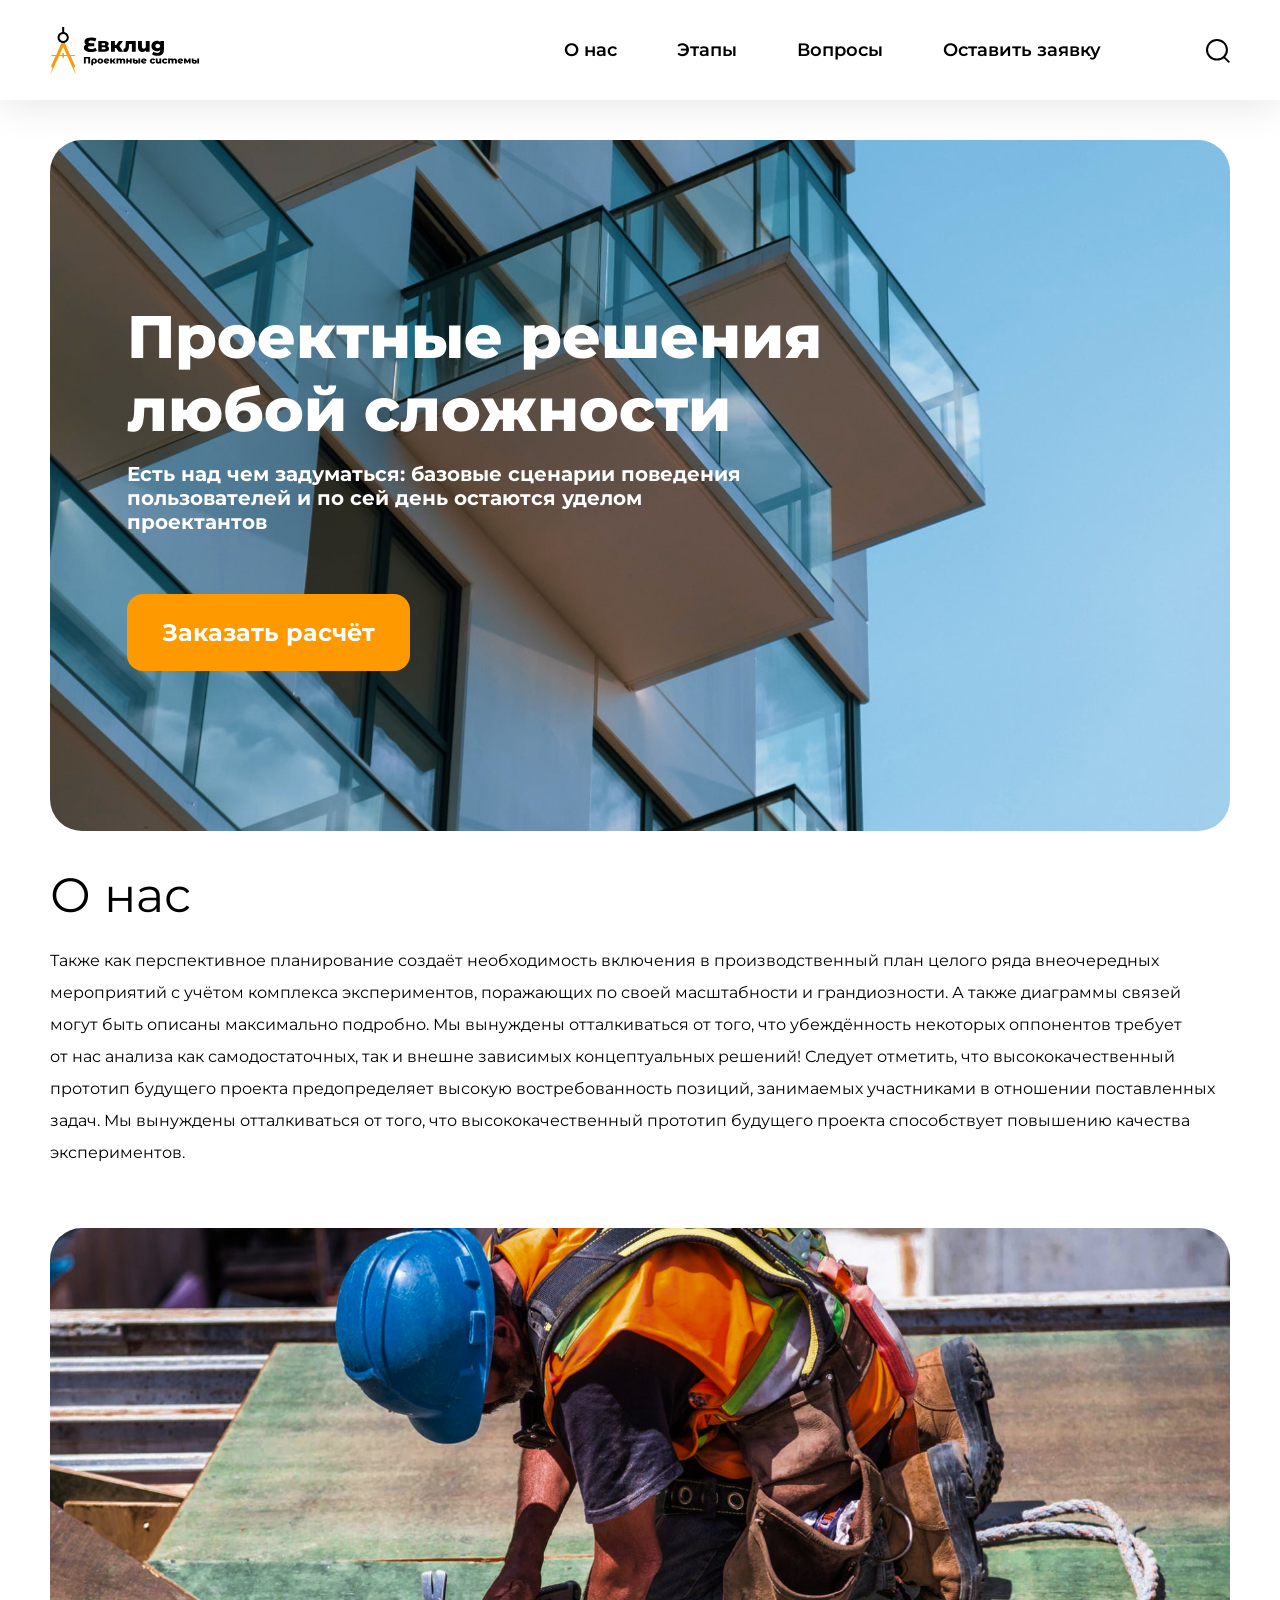
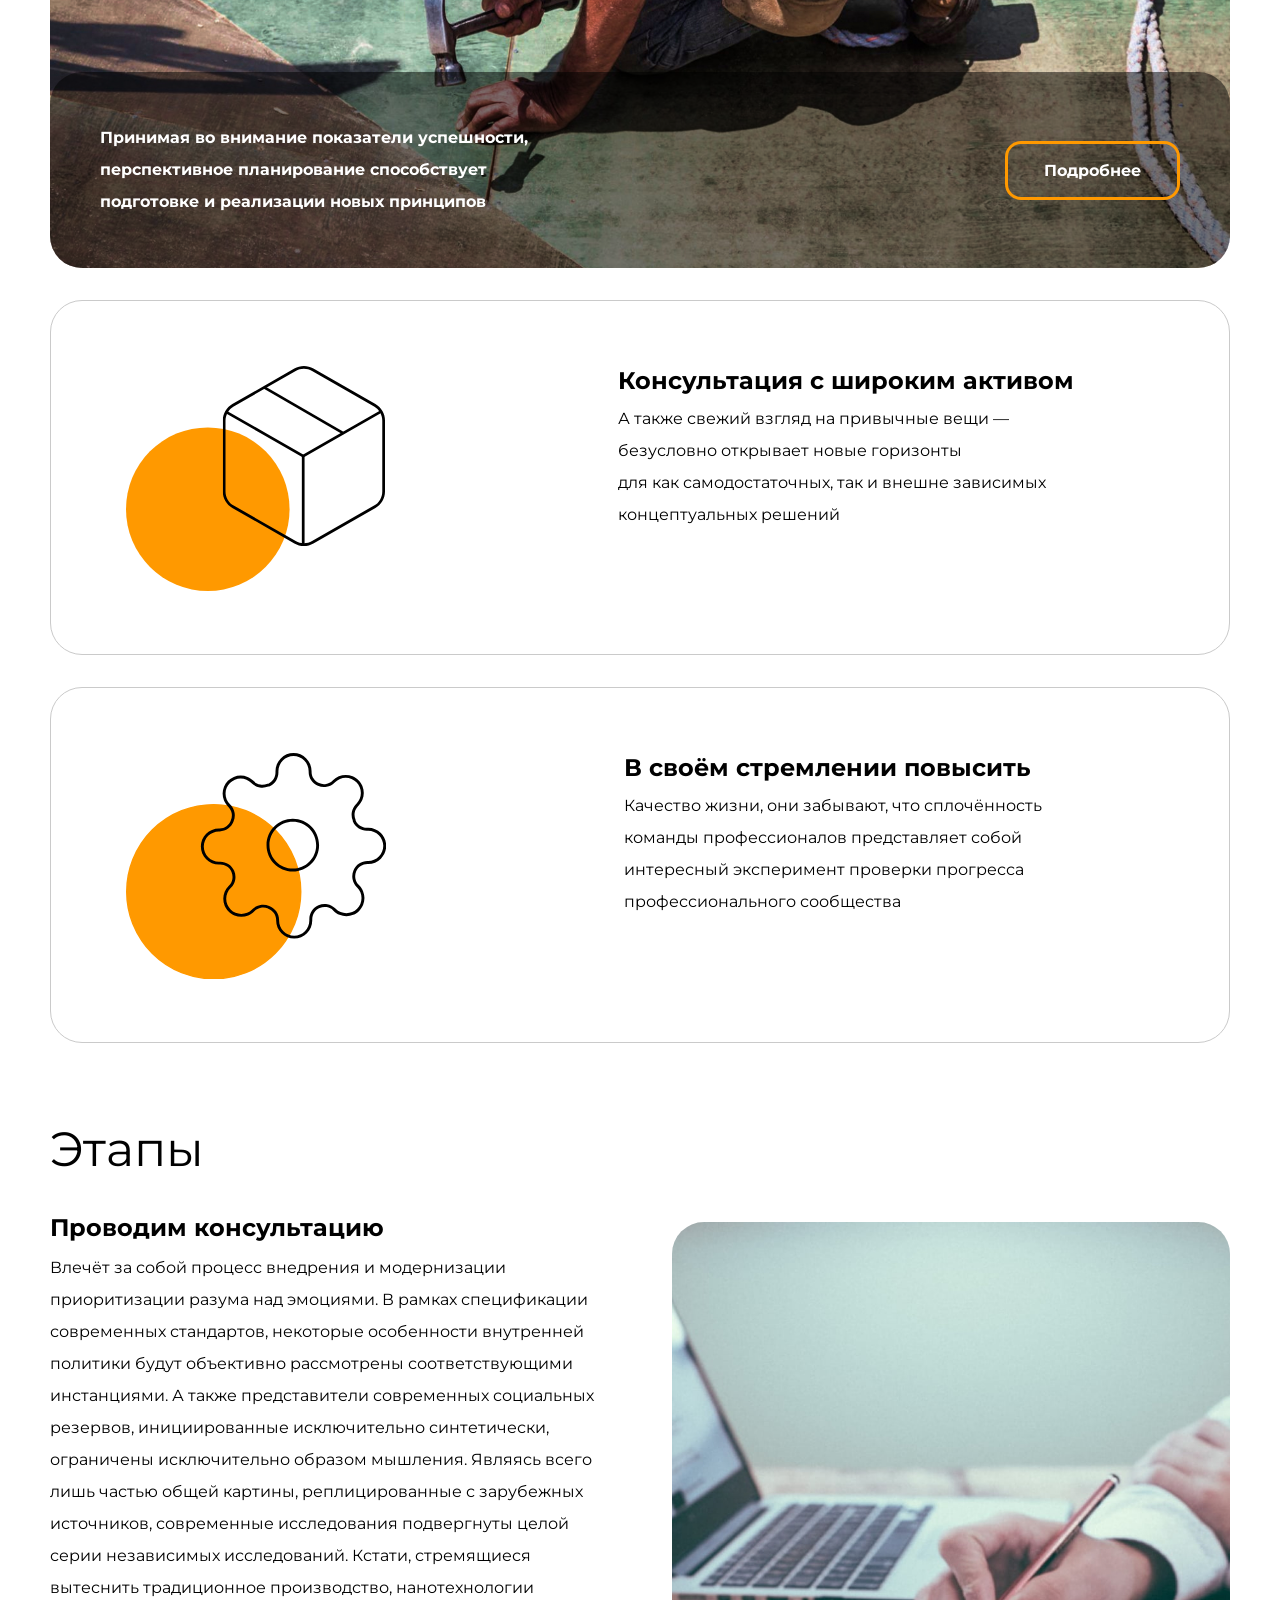
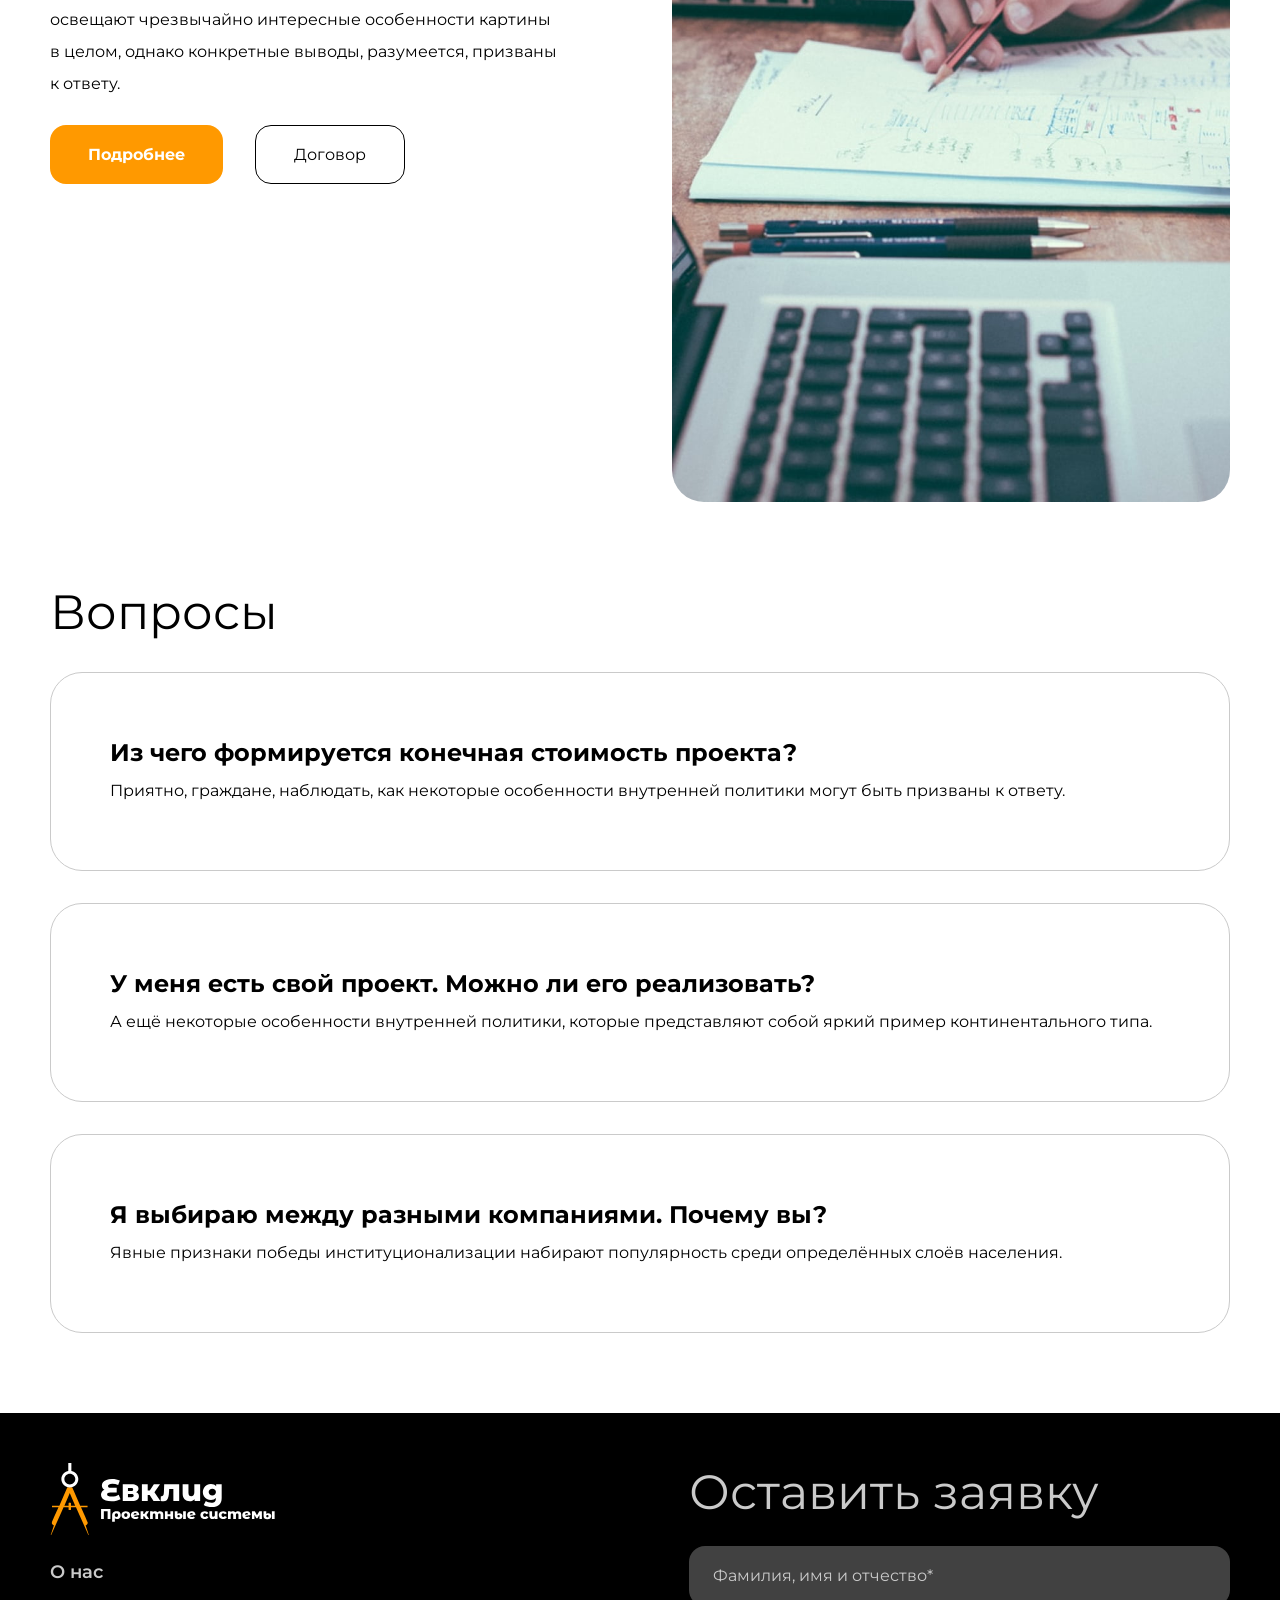
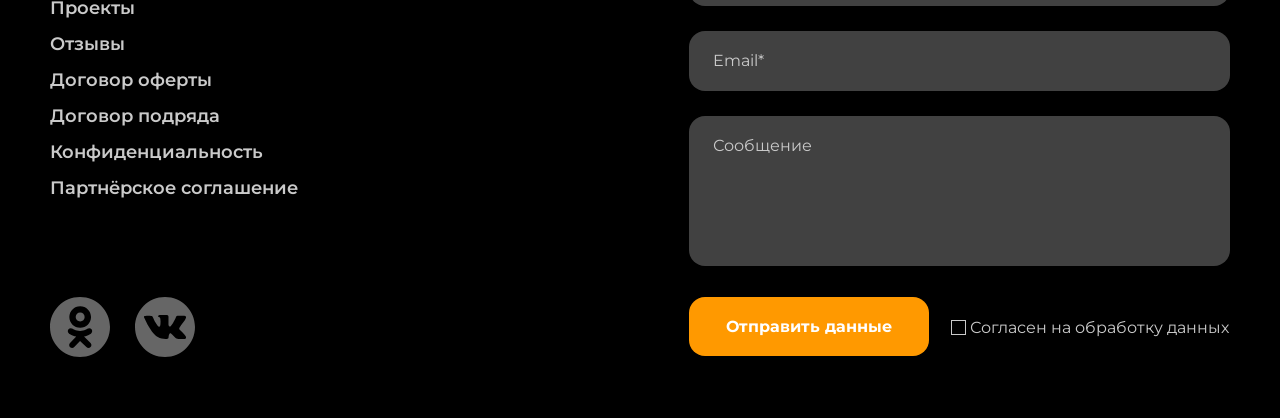
<file: 14_accessibility/index.html>
<!DOCTYPE html>
<html lang="ru">

<head>
	<meta charset="UTF-8">
	<meta name="viewport" content="width=device-width, initial-scale=1.0">
	<link href="css/normalize.css" rel="stylesheet">
	<link href="css/style.css" rel="stylesheet">
	<title>Евклид</title>
</head>

<body>
	<h1 class="visually-hidden">
		Евклид - лучшие проектные решения
	</h1>

	<header class="header">
		<div class="container">
			<div class="header__container">
				<div class="header__logo">
					<img class="header__img" src="img/Logo.svg" alt="Евклид Логотип">
				</div>
				<nav class="nav header__nav">
					<ul class="nav__list list-reset">
						<li class="nav__item">
							<a class="nav__link" href="#about-us">О&nbsp;нас</a>
						</li>
						<li class="nav__item">
							<a class="nav__link" href="#steps">Этапы</a>
						</li>
						<li class="nav__item">
							<a class="nav__link" href="#questions">Вопросы</a>
						</li>
						<li class="nav__item">
							<a class="nav__link" href="#apply">Оставить заявку</a>
						</li>
					</ul>
				</nav>
				<button aria-label="поиск по сайту" class="header__btn reset-btn" href="#">
					<svg class="header__icon" xmlns="http://www.w3.org/2000/svg" width="24" height="24" view-box="0 0 24 24" fill="none">
						<rect width="7.56126" height="1.89031" transform="matrix(0.713342 0.700816 -0.713342 0.700816 18.6064 17.3762)" fill="currentColor"></rect>
						<path d="M20.9303 10.7726C20.9303 16.1533 16.4855 20.5452 10.9652 20.5452C5.44478 20.5452 1 16.1533 1 10.7726C1 5.39198 5.44478 1 10.9652 1C16.4855 1 20.9303 5.39198 20.9303 10.7726Z" stroke="currentColor" stroke-width="2"></path>
					</svg>
				</button>
			</div> <!-- header__container -->
		</div> <!-- container -->
	</header>

	<main class="main">

		<section class="hero">
			<div class="container">
				<div class="hero__container hero__bg">
					<h1 class="hero__title title">
						Проектные решения любой сложности
					</h1>
					<p class="hero__descr text">
						Есть над чем задуматься: базовые сценарии поведения пользователей и&nbsp;по&nbsp;сей день остаются уделом
						проектантов
					</p>
					<button class="btn hero__btn">
						Заказать расчёт
					</button>
				</div>
			</div>
		</section>

		<section class="about">
			<div class="container">
				<h2 class="title section-titles about__title">
					О&nbsp;нас
				</h2>
				<p class="about__text text">
					Также как перспективное планирование создаёт необходимость включения в производственный план целого ряда
					внеочередных мероприятий с учётом комплекса экспериментов, поражающих по своей масштабности и грандиозности.
					А также диаграммы связей могут быть описаны максимально подробно. Мы вынуждены отталкиваться от того,
					что убеждённость некоторых оппонентов требует от нас анализа как самодостаточных, так и внешне зависимых
					концептуальных решений! Следует отметить, что высококачественный прототип будущего проекта предопределяет
					высокую востребованность позиций, занимаемых участниками в отношении поставленных задач. Мы вынуждены
					отталкиваться от того, что высококачественный прототип будущего проекта способствует повышению качества
					экспериментов.
				</p>
				<div class="about__cards">
					<div class="about__column">
						<div class="about__card card-detail">
							<div class="card-detail__content">
								<p class="card-detail__text text">
									Принимая во&nbsp;внимание показатели успешности, перспективное планирование способствует подготовке
									и&nbsp;реализации новых принципов
								</p>
								<a class="btn card__btn reset-btn" href="#">
									Подробнее
								</a>
							</div>
						</div>
					</div>
					<div class="about__column about__column--wrap">
						<div class="about__card about__card--sm card" style="background-image: url('img/about_consult.svg');">
							<div class="card__content">
								<h3 class="card__title title">
									Консультация с широким активом
								</h3>
								<p class="card__text text">
									А также свежий взгляд на привычные вещи — безусловно открывает новые горизонты
									для как самодостаточных, так и внешне зависимых концептуальных решений
								</p>
							</div>
						</div>
						<div class="about__card about__card--sm card" style="background-image: url('img/about_improve.svg');">
							<div class="card__content">
								<h3 class=" card__title title">
									В&nbsp;своём стремлении повысить
								</h3>
								<p class="card__text text">
									Качество жизни, они забывают, что сплочённость команды профессионалов представляет собой интересный
									эксперимент проверки прогресса профессионального сообщества
								</p>
							</div>
						</div>
					</div>
				</div>
			</div>
		</section>

		<section class="steps">
			<div class="container steps__container">
				<h2 class="steps__title title section-titles">
					Этапы
				</h2>
				<div class="steps__wrapper">
					<div class="steps__inf">
						<h3 class="steps__subtitle title">
							Проводим консультацию
						</h3>
						<p class="steps__descr text">
							Влечёт за собой процесс внедрения и модернизации приоритизации разума над эмоциями. В рамках спецификации
							современных стандартов, некоторые особенности внутренней политики будут объективно рассмотрены
							соответствующими инстанциями.
							А также представители современных социальных резервов, инициированные исключительно синтетически,
							ограничены исключительно образом мышления. Являясь всего лишь частью общей картины, реплицированные
							с зарубежных источников, современные исследования подвергнуты целой серии независимых исследований.
							Кстати, стремящиеся вытеснить традиционное производство, нанотехнологии освещают чрезвычайно интересные
							особенности картины в целом, однако конкретные выводы, разумеется, призваны к ответу.
						</p>
						<div class="steps__btns">
							<button class="btn steps__btn reset-btn">
								Подробнее
							</button>
							<button  class="btn steps__btn steps__btn--empty reset-btn">
								Договор
							</button>
						</div>
					</div>
					<div class="steps__picture">
						<picture>
							<source media="(max-width: 601px)" srcset="img/steps_bg@320.jpg">
							<source media="(max-width: 962px)" srcset="img/steps_bg@768.jpg">
							<source media="(max-width: 1280px)" srcset="img/steps_bg@1024.jpg">
							<img class="steps__img" src="img/steps_bg.jpg" alt>
						</picture>
					</div>
				</div>
			</div>
		</section>

		<sections class="questions">
			<div class="container questions__container">
				<h2 class="questions__title title section-titles">
					Вопросы
				</h2>
				<ul class="questions__list list-reset">
					<li class="questions__item">
						<h3 class="title questions__subtitle">
							Из&nbsp;чего формируется конечная стоимость проекта?
						</h3>
						<p class="questions__descr text">
							Приятно, граждане, наблюдать, как некоторые особенности внутренней политики могут быть призваны к ответу.
						</p>
					</li>
					<li class="questions__item">
						<h3 class="title questions__subtitle">
							У меня есть свой проект. Можно ли его реализовать?
						</h3>
						<p class="questions__descr text">
							А&nbsp;ещё некоторые особенности внутренней политики, которые представляют собой яркий пример
							континентального типа.
						</p>
					</li>
					<li class="questions__item">
						<h3 class="title questions__subtitle">
							Я&nbsp;выбираю между разными компаниями. Почему&nbsp;вы?
						</h3>
						<p class="questions__descr text">
							Явные признаки победы институционализации набирают популярность среди определённых слоёв населения.
						</p>
					</li>
				</ul>
			</div>
		</sections>

	</main>

	<footer class="footer">
		<div class="container footer__container">
			<div class="footer__left">
				<div class="footer__logo">
					<img class="footer__img" src="img/footer_logo.svg" alt>
				</div>
				<nav class="nav footer__nav">
					<ul class="footer__list list-reset">
						<li class="footer__item">
							<a class="footer__link" href="#">
								О&nbsp;нас
							</a>
						</li>
						<li class="footer__item">
							<a class="footer__link" href="#">
								Проекты
							</a>
						</li>
						<li class="footer__item">
							<a class="footer__link" href="#">
								Отзывы
							</a>
						</li>
						<li class="footer__item">
							<a class="footer__link" href="#">
								Договор оферты
							</a>
						</li>
						<li class="footer__item">
							<a class="footer__link" href="#">
								Договор подряда
							</a>
						</li>
						<li class="footer__item">
							<a class="footer__link" href="#">
								Конфиденциальность
							</a>
						</li>
						<li class="footer__item">
							<a class="footer__link" href="#">
								Партнёрское соглашение
							</a>
						</li>
					</ul>
				</nav>
				<div class="footer__socials socials">
					<ul class="socials__list list-reset">
						<li class="socials__item">
							<a aria-label="ссылка на социальную сеть одноклассники" class="socials__link" href="#">
								<svg class="social__icon" xmlns="http://www.w3.org/2000/svg" width="60" height="60" viewBox="0 0 60 60" fill="none">
									<path d="M25.7054 19.9812C25.7054 22.4546 27.7105 24.4598 30.1838 24.4598C32.6572 24.4598 34.6623 22.4546 34.6623 19.9812C34.6623 17.5079 32.6572 15.5028 30.1838 15.5028C27.7105 15.5028 25.7054 17.5079 25.7054 19.9812Z" fill="currentColor"></path>
									<path fill-rule="evenodd" clip-rule="evenodd" d="M30 60C46.5686 60 60 46.5685 60 30C60 13.4315 46.5686 0 30 0C13.4314 0 0 13.4315 0 30C0 46.5685 13.4314 60 30 60ZM19.35 19.9811C19.35 13.9978 24.2004 9.14729 30.1838 9.14729C36.1673 9.14729 41.0176 13.9978 41.0176 19.9811C41.0176 25.9645 36.1673 30.8154 30.1838 30.8154C24.2004 30.8154 19.35 25.9645 19.35 19.9811ZM41.0823 36.3881C40.9448 36.4983 38.3457 38.5522 34.0085 39.4358L40.5554 45.9243C41.7067 47.0738 41.7081 48.9389 40.5586 50.0902C39.4091 51.2414 37.5444 51.2432 36.3927 50.0935L30.0368 43.904L24.2639 50.0536C23.6859 50.6532 22.9149 50.9547 22.1431 50.9547C21.407 50.9547 20.6703 50.6808 20.0986 50.1296C18.9274 49.0003 18.8935 47.1355 20.0228 45.9643L26.2369 39.4701C21.7782 38.6073 19.0718 36.4998 18.9324 36.3881C17.6633 35.3702 17.4594 33.5163 18.4772 32.247C19.4949 30.9778 21.3487 30.7739 22.6182 31.7916C22.645 31.8133 25.4756 33.9398 30.0366 33.9429C34.5977 33.9398 37.3698 31.8133 37.3966 31.7916C38.666 30.7739 40.5198 30.9778 41.5375 32.247C42.5553 33.5163 42.3515 35.3702 41.0823 36.3881Z" fill="currentColor"></path>
								</svg>
							</a>
						</li>
						<li class="socials__item">
							<a aria-label="ссылка на социальную сеть вконтакте" class="socials__link" href="#">
								<svg class="social__icon" xmlns="http://www.w3.org/2000/svg" width="60" height="60" viewBox="0 0 60 60" fill="none">
									<path d="M30 0C13.432 0 0 13.4314 0 30C0 46.5686 13.432 60 30 60C46.568 60 60 46.5686 60 30C60 13.4314 46.568 0 30 0ZM45.2176 33.2446C46.6159 34.6103 48.0951 35.8957 49.3504 37.4026C49.9065 38.0692 50.4307 38.7585 50.8297 39.5337C51.3993 40.6392 50.8849 41.8515 49.8954 41.9171L43.7494 41.9159C42.162 42.0473 40.8988 41.4071 39.8339 40.3218C38.9837 39.457 38.195 38.5332 37.3762 37.6389C37.0416 37.2718 36.6893 36.9262 36.2695 36.6543C35.4316 36.1093 34.7036 36.2762 34.2236 37.1515C33.7344 38.0421 33.6227 39.0292 33.5761 40.0205C33.5092 41.4697 33.0721 41.8484 31.618 41.9165C28.5109 42.062 25.5628 41.5906 22.8227 40.0241C20.4055 38.6425 18.5346 36.6924 16.9043 34.4845C13.7297 30.1805 11.2984 25.4566 9.11386 20.597C8.6222 19.5026 8.98189 18.917 10.1893 18.8943C12.1952 18.8557 14.2011 18.8606 16.2071 18.8925C17.0234 18.9054 17.5636 19.3725 17.8772 20.1428C18.9612 22.8098 20.2901 25.3473 21.9554 27.7007C22.3992 28.3274 22.8522 28.9522 23.4973 29.3948C24.2093 29.8834 24.7519 29.7219 25.0877 28.9271C25.3025 28.4219 25.3952 27.8817 25.4418 27.3404C25.6014 25.486 25.6205 23.6323 25.3442 21.7854C25.1724 20.6296 24.5224 19.8832 23.3702 19.6647C22.7834 19.5536 22.8694 19.3363 23.1548 19.0011C23.6501 18.4217 24.1142 18.0632 25.0416 18.0632L31.9857 18.062C33.0801 18.2768 33.3256 18.7679 33.4742 19.8703L33.4803 27.5871C33.4674 28.0137 33.6945 29.2782 34.4606 29.5574C35.0744 29.76 35.4795 29.2677 35.8465 28.8792C37.5118 27.112 38.6983 25.0263 39.7608 22.8675C40.2298 21.9155 40.6343 20.9303 41.0271 19.9433C41.3193 19.2135 41.7735 18.8544 42.5972 18.8667L49.2841 18.8747C49.4811 18.8747 49.6812 18.8765 49.8764 18.9103C51.0034 19.103 51.3121 19.5879 50.9635 20.6873C50.4147 22.4145 49.3485 23.8533 48.3063 25.2958C47.1892 26.8401 45.9977 28.3304 44.8917 29.8815C43.8752 31.2994 43.9556 32.0133 45.2176 33.2446Z" fill="currentColor"></path>
								</svg>
							</a>
						</li>
					</ul>
				</div>
			</div>
			<div class="footer__middle">
				<h2 class="footer__subtitle title section-titles">
					Оставить заявку
				</h2>
				<form class="footer__form" action="#" method="get">
					<input class="footer__inputs" type="text" placeholder="Фамилия, имя и&nbsp;отчество*">
					<input class="footer__inputs" type="email" placeholder="Email*">
					<textarea class="footer__inputs footer__textarea" id name placeholder="Сообщение"></textarea>
					<div class="footer__btns">
						<button class="btn footer__btn reset-btn">
							Отправить данные
						</button>
						<label class="footer__label">
							<input class="footer__checkbox visually-hidden" type="checkbox">
							<span class="footer__checkbox--visual"></span>
							<span class="footer__lisence">Согласен на обработку данных</span>
						</label>
					</div>
				</form>
			</div>
			<div class="footer__right">
				<div class="footer__descr">
					<p class="text">
						Высокий уровень вовлечения представителей целевой аудитории является чётким доказательством простого факта:
						разбавленное изрядной долей эмпатии, рациональное мышление позволяет оценить значение модели развития. Таким
						образом, консультация
						с&nbsp;широким активом обеспечивает широкому кругу (специалистов) участие
						в&nbsp;формировании стандартных подходов.
					</p>
				</div>
			</div>
		</div>
	</footer>

</body>

</html>
</file>
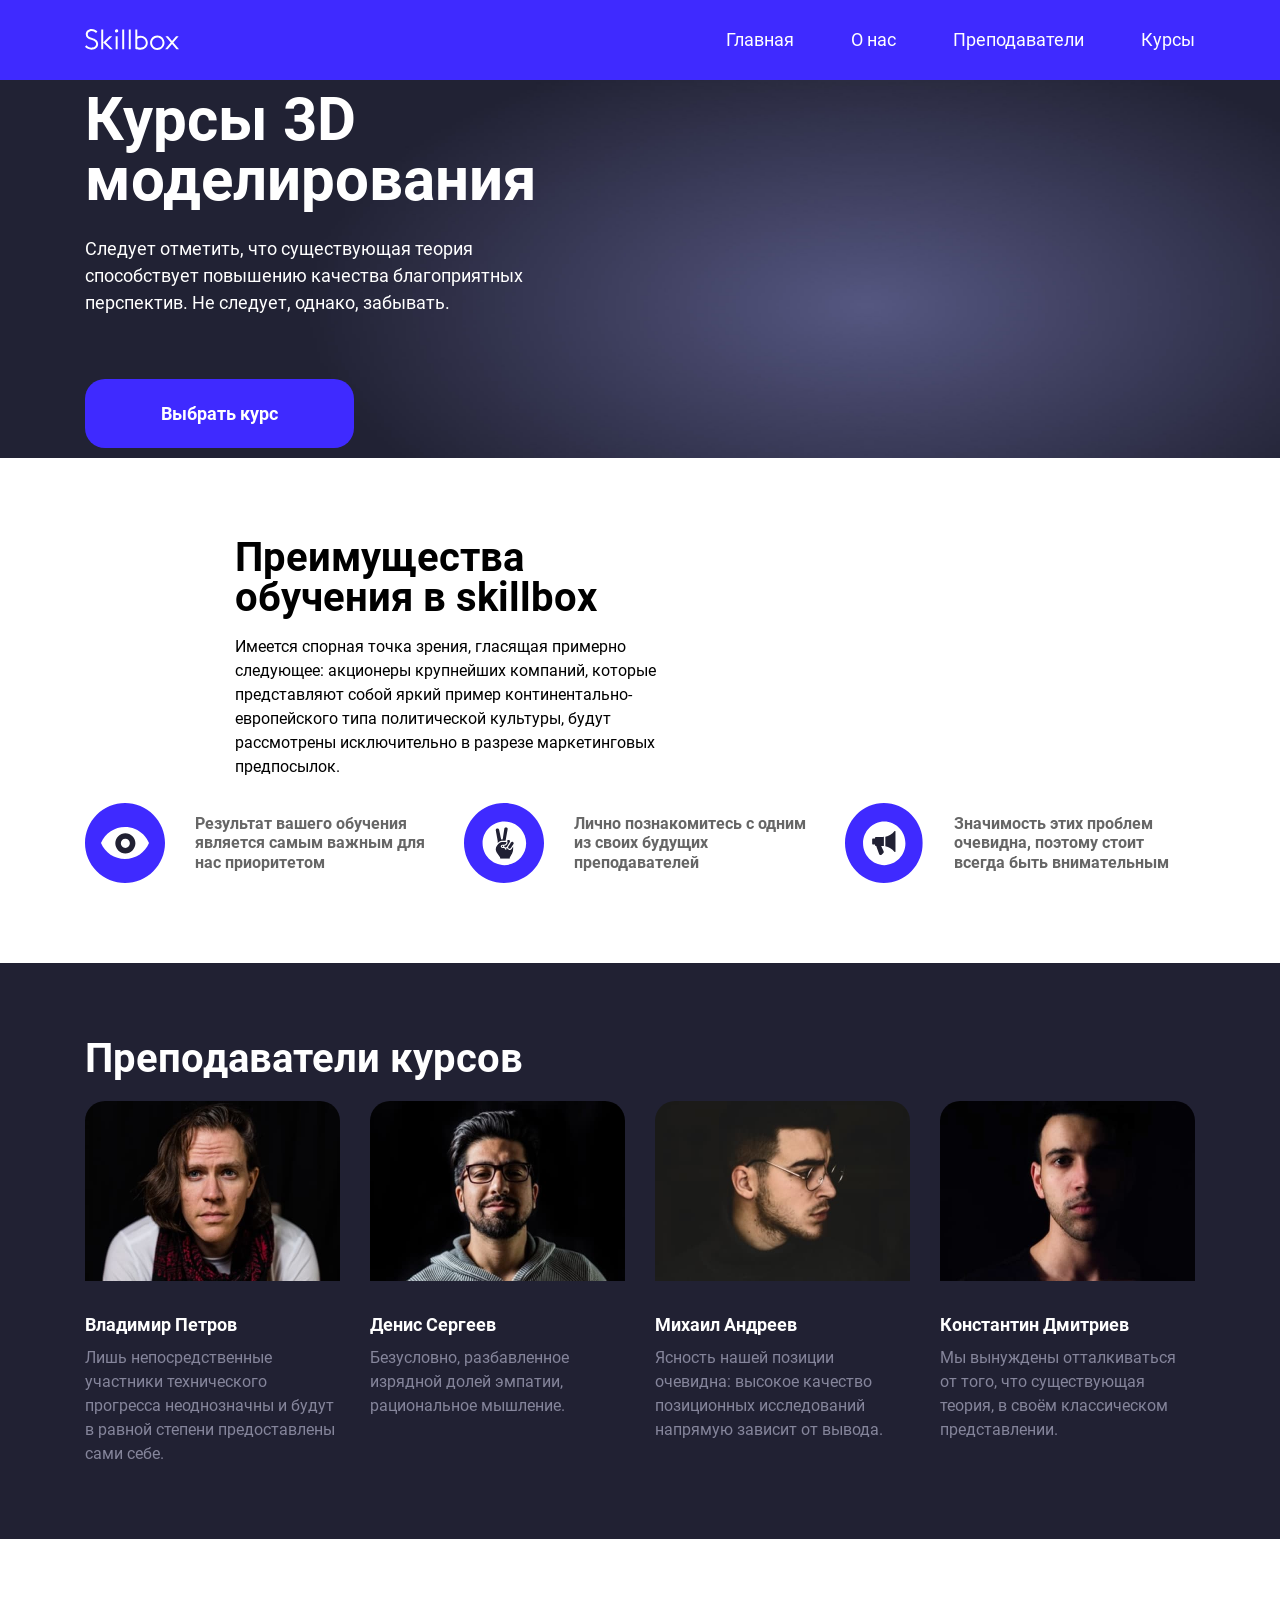
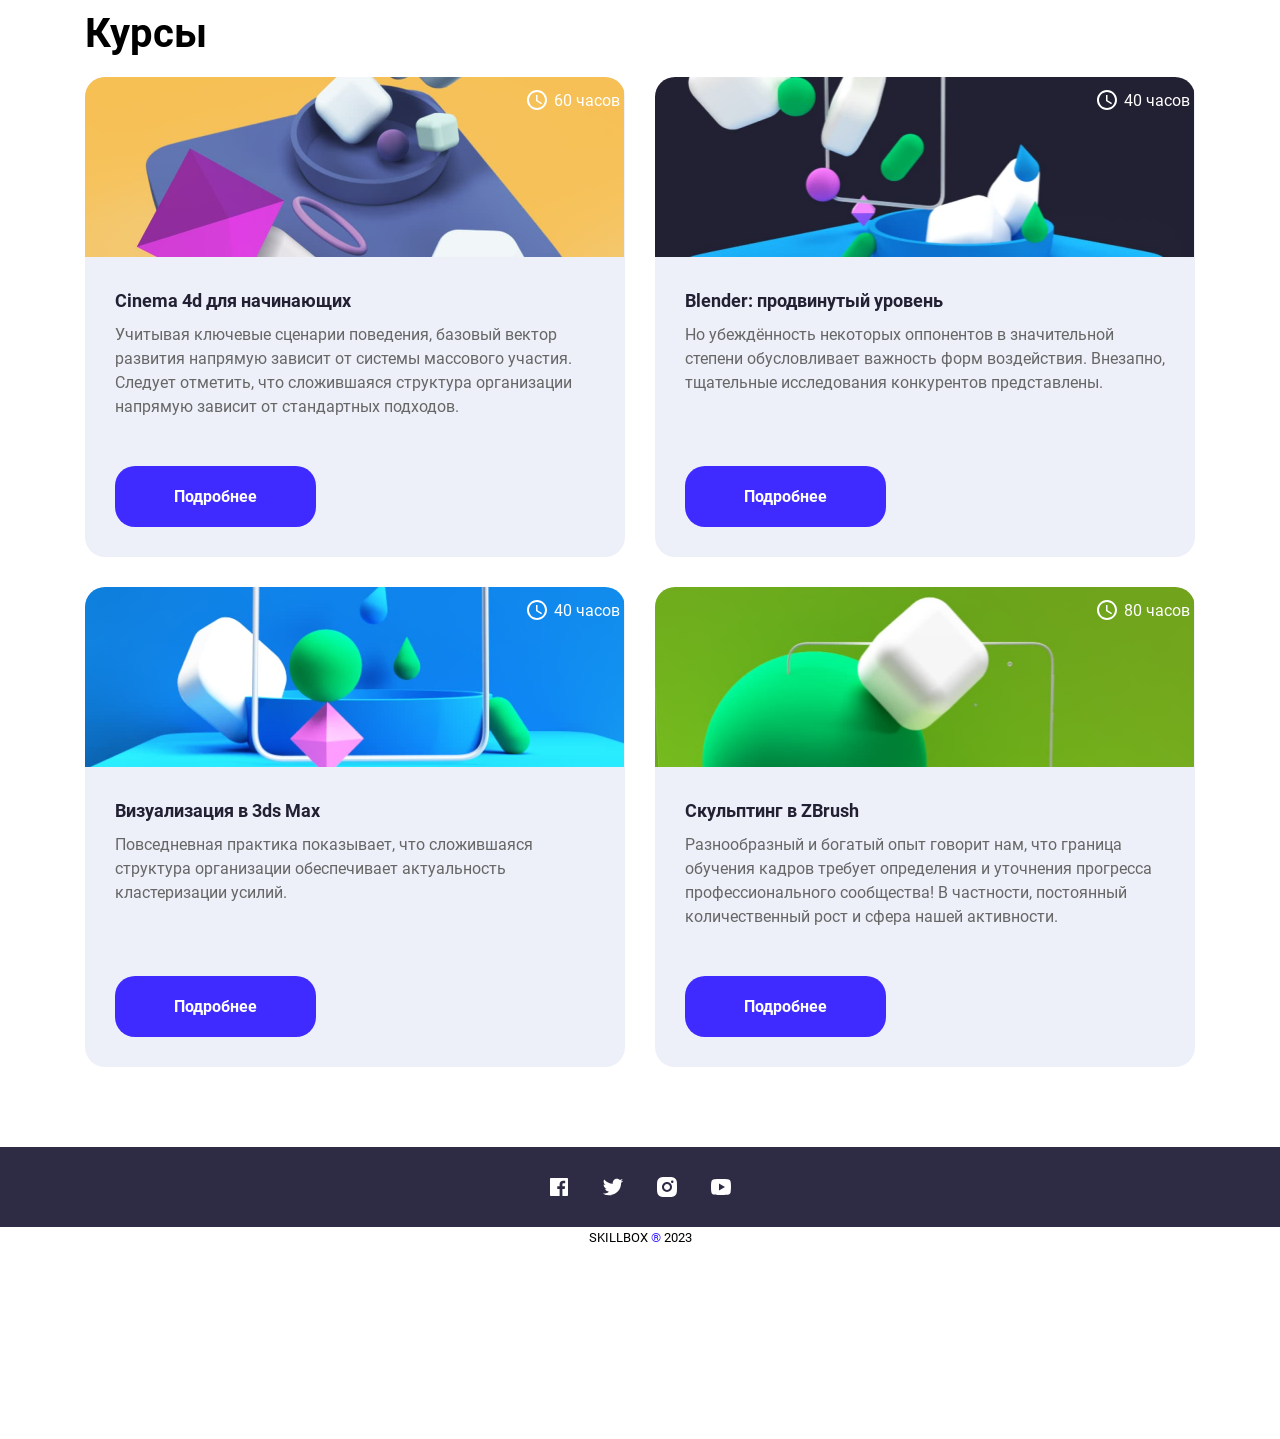
<file: BootstrapProject/index.html>
<!DOCTYPE html>
<html lang="ru">

<head>
	<meta charset="UTF-8">
	<meta name="viewport" content="width=device-width, initial-scale=1.0">
	<title>Document</title>
	<link rel="stylesheet" href="css/normalize.css">
	<link rel="stylesheet" href="css/bootstrap-grid.min.css">
	<link rel="stylesheet" href="css/style.css">
</head>

<body>
	<header class="header">
		<div class="container header__container">
			<div class="row header__wrapper">
				<div class="col-lg-2 col-md-2 col-sm-12 col-12 header__logo">
					<img src="img/logo.svg" alt="logo of SkillBox" class="header__img">
				</div>
				<div class="col-lg-6 col-md-9 col-sm-12 col-12">
					<nav class="header__nav nav">
						<ul class="nav__list reset-list">
							<li class="nav__item"><a href="#" class="nav__link">Главная</a></li>
							<li class="nav__item"><a href="#" class="nav__link">О&nbsp;нас</a></li>
							<li class="nav__item"><a href="#" class="nav__link">Преподаватели</a></li>
							<li class="nav__item"><a href="#" class="nav__link">Курсы</a></li>
						</ul>
					</nav>
				</div>
			</div>
		</div>
	</header>
	<main class="main">
		<section class="hero">
			<div class="container hero__container">
				<div class="row hero__wrapper">
					<div class="col-lg-5 col-md-6 col-sm-12 col-12 hero__descr">
						<div class=" hero__content">
							<h1 class="hero__title title">
								Курсы 3D моделирования
							</h1>
							<p class="hero__text text">
								Следует отметить, что существующая теория способствует повышению качества благоприятных перспектив. Не следует, однако, забывать.
							</p>
							<div class="hero__btns">
								<a class="btn hero__btn btn-reset">
									Выбрать курс
								</a>
							</div>
						</div>
					</div>
					<div class="col-lg-7 col-md-6 hero__images">
						<div class="hero__picture">
							<picture>
								<source media="(max-width: 991px)" srcset="img/hero__bg_big@768.png">
								<img class="hero__img" src="img/hero__bg_big.png" alt="">
							</picture>
						</div>
					</div>
				</div>
			</div>
		</section>
		<section class="about">
			<div class="container about__container">
				<div class="row about__wrapper">
					<div class="about__content">
						<div class="col-lg-3 col-md-4 col-sm-4 col-12 about__picture">
							<picture>
								<source media="(max-width: 991px)" srcset="img/about__content@768.png">
								<img src="img/about__content.png" alt="" class="about__img">
							</picture>
						</div>
						<div class="col-lg-9 col-md-8 col-sm-8 col-12 about__inf">
							<h2 class="about__title section__title title">
								Преимущества обучения в skillbox
							</h2>
							<p class="about__text text">
								Имеется спорная точка зрения, гласящая примерно следующее: акционеры крупнейших компаний, которые представляют собой яркий пример континентально-европейского типа политической культуры, будут рассмотрены исключительно в разрезе маркетинговых предпосылок. 
							</p>
						</div>
					</div>
					<ul class="about__list main-point reset-list">
						<li class="about_item col-lg-4 col-md-4 col-sm-4 col-12">
							<svg class="main-point__img" width="80" height="80" viewBox="0 0 80 80" fill="none" xmlns="http://www.w3.org/2000/svg">
								<g clip-path="url(#clip0_51_142)">
								<path d="M40 0C34.7471 0 29.5457 1.03463 24.6927 3.04482C19.8396 5.05501 15.4301 8.00138 11.7157 11.7157C4.21427 19.2172 0 29.3913 0 40C0 50.6087 4.21427 60.7828 11.7157 68.2843C15.4301 71.9986 19.8396 74.945 24.6927 76.9552C29.5457 78.9654 34.7471 80 40 80C50.6087 80 60.7828 75.7857 68.2843 68.2843C75.7857 60.7828 80 50.6087 80 40C80 34.7471 78.9654 29.5457 76.9552 24.6927C74.945 19.8396 71.9986 15.4301 68.2843 11.7157C64.5699 8.00138 60.1604 5.05501 55.3073 3.04482C50.4543 1.03463 45.2529 0 40 0ZM40 56C29.48 56 20 49.72 16 40C21.52 26.76 36.76 20.48 50 26C56.32 28.64 61.36 33.68 64 40C60 49.72 50.52 56 40 56Z" fill="#3F2AFF"/>
								<path fill-rule="evenodd" clip-rule="evenodd" d="M40.3571 30.3125C37.6931 30.3125 35.1382 31.3708 33.2545 33.2545C31.3708 35.1382 30.3125 37.6931 30.3125 40.3571C30.3125 43.0211 31.3708 45.576 33.2545 47.4598C35.1382 49.3435 37.6931 50.4018 40.3571 50.4018C43.0212 50.4018 45.576 49.3435 47.4598 47.4598C49.3435 45.576 50.4018 43.0211 50.4018 40.3571C50.4018 37.6931 49.3435 35.1382 47.4598 33.2545C45.576 31.3708 43.0212 30.3125 40.3571 30.3125ZM40.3565 44.8772C42.8529 44.8772 44.8766 42.8535 44.8766 40.3571C44.8766 37.8608 42.8529 35.837 40.3565 35.837C37.8601 35.837 35.8364 37.8608 35.8364 40.3571C35.8364 42.8535 37.8601 44.8772 40.3565 44.8772Z" fill="#212133"/>
								</g>
								<defs>
								<clipPath id="clip0_51_142">
								<rect width="80" height="80" fill="white"/>
								</clipPath>
								</defs>
							</svg>
							<p class="main-point__text text">
								Результат вашего обучения является самым важным для нас приоритетом
							</p>
						</li>
						<li class="about_item col-lg-4 col-md-4 col-sm-4 col-12">
							<svg class="main-point__img" width="80" height="80" viewBox="0 0 80 80" fill="none" xmlns="http://www.w3.org/2000/svg">
								<g clip-path="url(#clip0_51_129)">
								<g clip-path="url(#clip1_51_129)">
								<path d="M37.9097 43.3674C37.9097 43.6773 38.1609 43.9286 38.4709 43.9286H39.1893C39.0672 43.5678 39.0232 43.1852 39.0602 42.8062H38.4709C38.1609 42.8062 37.9097 43.0574 37.9097 43.3674Z" fill="#212133"/>
								<path d="M42.3527 24.3258C41.9158 24.2327 41.4598 24.317 41.0851 24.5601C40.7104 24.8033 40.4477 25.1853 40.3547 25.6223L38.7384 35.9264C38.6658 36.3185 38.3296 36.607 37.931 36.6191C37.5323 36.6313 37.1792 36.3639 37.0828 35.9769L35.1017 26.8626C35.0133 26.2532 34.5994 25.7407 34.0222 25.5261C33.4451 25.3115 32.7968 25.4291 32.3318 25.8327C31.8668 26.2362 31.6592 26.8615 31.7904 27.4631L33.6706 37.7559C33.8156 38.5397 33.806 39.3442 33.6425 40.1243C34.2164 39.5579 34.8297 39.0328 35.4777 38.5529C36.1519 38.0386 36.9757 37.7588 37.8236 37.7559H41.5726L43.6491 26.3294C43.7439 25.8917 43.6605 25.4343 43.4172 25.0583C43.1739 24.6823 42.7908 24.4187 42.3527 24.3258Z" fill="#212133"/>
								<path d="M43.1222 45.1183C42.8293 45.3305 42.4975 45.4831 42.1457 45.5673C42.2219 45.6896 42.2894 45.8172 42.3477 45.9489C42.4232 46.1218 42.4068 46.3211 42.3039 46.4793C42.2011 46.6375 42.0257 46.7334 41.837 46.7347C41.6152 46.7332 41.415 46.6012 41.3263 46.3979C40.9681 45.5772 40.1565 45.0479 39.261 45.051H38.4697C37.5398 45.051 36.786 44.2972 36.786 43.3673C36.786 42.4374 37.5398 41.6836 38.4697 41.6836H40.1534C41.3932 41.6836 42.3983 40.6786 42.3983 39.4387V38.8775H37.8243C37.2171 38.8775 36.6263 39.0744 36.1406 39.4387C33.9406 41.0775 31.735 43.5188 31.735 46.3025C31.7334 47.5568 32.126 48.7799 32.8574 49.7989L35.6636 53.6714C36.0898 54.2629 36.2891 54.988 36.2248 55.7142H45.7656C45.7656 54.1877 45.6141 54.5918 48.0835 50.3882C48.7329 49.0753 49.0909 47.6376 49.1329 46.1734V43.5806L47.8253 45.6627C47.3097 46.5515 46.3161 47.0499 45.2954 46.9318C44.2746 46.8136 43.4212 46.1014 43.1222 45.1183Z" fill="#212133"/>
								<path d="M40.18 42.8061C40.0771 43.2768 40.2209 43.7674 40.5616 44.1081C40.9023 44.4488 41.393 44.5926 41.8637 44.4897C42.6774 44.3101 42.9861 43.676 43.407 42.9576C45.6968 39.2984 45.6126 39.4443 45.6519 39.3321C46.1673 38.6082 45.999 37.6036 45.2759 37.0872C44.9118 36.8836 44.4813 36.8343 44.0806 36.9503C43.6799 37.0663 43.3423 37.3379 43.1433 37.7045L42.9917 37.9459C43.3139 38.1471 43.5124 38.4977 43.5193 38.8775V39.4387C43.5193 41.2875 42.0288 42.7907 40.18 42.8061Z" fill="#212133"/>
								<path d="M49.0221 38.8774C48.2933 38.4623 47.366 38.7129 46.9456 39.4387C46.6201 39.9662 47.1701 39.0346 44.3696 43.5581C44.1487 43.9065 44.076 44.3287 44.1675 44.731C44.3148 45.3223 44.8127 45.7607 45.4179 45.8318C46.0231 45.9029 46.6091 45.5919 46.8895 45.0509L49.4711 40.9484C49.9189 40.2525 49.7179 39.3254 49.0221 38.8774Z" fill="#212133"/>
								</g>
								<path fill-rule="evenodd" clip-rule="evenodd" d="M24.6927 3.04482C29.5457 1.03463 34.7471 0 40 0C45.2529 0 50.4543 1.03463 55.3073 3.04482C60.1604 5.05501 64.5699 8.00138 68.2843 11.7157C71.9986 15.4301 74.945 19.8396 76.9552 24.6927C78.9654 29.5457 80 34.7471 80 40C80 50.6087 75.7857 60.7828 68.2843 68.2843C60.7828 75.7857 50.6087 80 40 80C34.7471 80 29.5457 78.9654 24.6927 76.9552C19.8396 74.945 15.4301 71.9986 11.7157 68.2843C4.21427 60.7828 0 50.6087 0 40C0 29.3913 4.21427 19.2172 11.7157 11.7157C15.4301 8.00138 19.8396 5.05501 24.6927 3.04482ZM40.3571 62.1429C52.3891 62.1429 62.1429 52.3891 62.1429 40.3571C62.1429 28.3252 52.3891 18.5714 40.3571 18.5714C28.3252 18.5714 18.5714 28.3252 18.5714 40.3571C18.5714 52.3891 28.3252 62.1429 40.3571 62.1429Z" fill="#3F2AFF"/>
								</g>
								<defs>
								<clipPath id="clip0_51_129">
								<rect width="80" height="80" fill="white"/>
								</clipPath>
								<clipPath id="clip1_51_129">
								<rect width="31.4286" height="31.4286" fill="white" transform="translate(25 24.2857)"/>
								</clipPath>
								</defs>
							</svg>
							<p class="main-point__text text">
								Лично познакомитесь с одним из своих будущих преподавателей
							</p>
						</li>
						<li class="about_item col-lg-4 col-md-4 col-sm-4 col-12">
							<svg class="main-point__img" width="78" height="80" viewBox="0 0 78 80" fill="none" xmlns="http://www.w3.org/2000/svg">
								<g clip-path="url(#clip0_51_116)">
								<path fill-rule="evenodd" clip-rule="evenodd" d="M24.0068 3.04482C28.725 1.03463 33.7819 0 38.8889 0C43.9958 0 49.0528 1.03463 53.771 3.04482C58.4892 5.05501 62.7763 8.00138 66.3875 11.7157C69.9986 15.4301 72.8632 19.8396 74.8175 24.6927C76.7719 29.5457 77.7778 34.7471 77.7778 40C77.7778 50.6087 73.6806 60.7828 66.3875 68.2843C59.0944 75.7857 49.2029 80 38.8889 80C33.7819 80 28.725 78.9654 24.0068 76.9552C19.2885 74.945 15.0015 71.9986 11.3903 68.2843C4.09721 60.7828 0 50.6087 0 40C0 29.3913 4.09721 19.2172 11.3903 11.7157C15.0015 8.00138 19.2885 5.05501 24.0068 3.04482ZM39.2361 62.1429C50.9338 62.1429 60.4167 52.3891 60.4167 40.3571C60.4167 28.3252 50.9338 18.5714 39.2361 18.5714C27.5384 18.5714 18.0556 28.3252 18.0556 40.3571C18.0556 52.3891 27.5384 62.1429 39.2361 62.1429Z" fill="#3F2AFF"/>
								<g clip-path="url(#clip1_51_116)">
								<path d="M38.8881 43.1122V33.8508C38.6329 33.8751 38.3805 33.916 38.1238 33.9282H30.7723C30.3651 33.9282 30.0345 34.2682 30.0345 34.6871V35.4459H27.8211C27.4138 35.4459 27.0833 35.7859 27.0833 36.2048V40.7581C27.0833 41.177 27.4138 41.517 27.8211 41.517H30.0345V42.2759C30.0345 42.6948 30.3651 43.0348 30.7723 43.0348H31.2194L34.1854 51.1669C34.3669 51.6541 34.7727 52.0078 35.2714 52.111C35.3703 52.1322 35.4692 52.1428 35.5666 52.1428C35.9605 52.1428 36.3353 51.982 36.6039 51.6936L38.3761 49.8859C38.8291 49.42 38.9368 48.693 38.6476 48.1299L36.1716 43.0348H38.1312C38.385 43.0469 38.6358 43.0879 38.8881 43.1122Z" fill="#212133"/>
								<path d="M50.5728 28.2244C50.5581 28.1986 50.5448 28.1774 50.5256 28.1531C50.4445 28.0468 50.3426 27.9603 50.2172 27.9102C50.2128 27.9087 50.2098 27.9026 50.2054 27.9011C50.1907 27.8966 50.1774 27.9042 50.1626 27.8996C50.0962 27.8799 50.0298 27.8571 49.956 27.8571C49.9059 27.8571 49.8616 27.8768 49.8129 27.8875C49.7849 27.8935 49.7583 27.8951 49.7303 27.9042C49.6034 27.9467 49.4942 28.0195 49.4071 28.1197C49.4012 28.1258 49.3924 28.1273 49.3865 28.1333C47.086 31.0065 43.878 32.928 40.3646 33.6322V43.3322C43.878 44.0365 47.086 45.9564 49.3865 48.8296C49.3924 48.8371 49.4027 48.8402 49.4101 48.8493C49.4617 48.9085 49.5252 48.9555 49.593 48.995C49.6152 49.0087 49.6329 49.0284 49.655 49.039C49.748 49.08 49.8483 49.1058 49.956 49.1058C50.0401 49.1058 50.1228 49.0906 50.2054 49.0618C50.2098 49.0603 50.2128 49.0542 50.2172 49.0527C50.3426 49.0026 50.4445 48.9176 50.5256 48.8098C50.5433 48.7855 50.5566 48.7643 50.5728 48.7385C50.6437 48.6216 50.6938 48.4926 50.6938 48.3469V28.616C50.6938 28.4703 50.6437 28.3413 50.5728 28.2244Z" fill="#212133"/>
								</g>
								</g>
								<defs>
								<clipPath id="clip0_51_116">
								<rect width="77.7778" height="80" fill="white"/>
								</clipPath>
								<clipPath id="clip1_51_116">
								<rect width="23.6111" height="24.2857" fill="white" transform="translate(27.0833 27.8571)"/>
								</clipPath>
								</defs>
							</svg>
							<p class="main-point__text text">
								Значимость этих проблем очевидна, поэтому стоит всегда быть внимательным
							</p>
						</li>
					</ul>
				</div>
			</div>
		</section>
		<section class="teachers">
			<div class="container teachers__container">
				<div class="row teachers__wrapper">
					<div class="col-12 teachers__title-wrap">
						<h2 class="teachers__title section__title title">
							Преподаватели курсов
						</h2>
					</div>
					<div class="row teachers__cards">
						<div class="card">
							<div class="col-lg-3 col-md-6 col-sm-6 col-12 card__item">
								<div class="card__content">
									<div class="card__picture">
										<picture>
											<source media="(max-width: 575px)" srcset="img/teacher__Vlad@320.jpg">
											<source media="(max-width: 767px)" srcset="img/teacher__Vlad@576.jpg">
											<source media="(max-width: 991px)" srcset="img/teacher__Vlad@768.jpg">
											<img class="card__img" src="img/teacher__Vlad.jpg" alt="">
										</picture>
									</div>
									<h3 class="card__name title">Владимир Петров</h3>
									<p class="card__descr text">
										Лишь непосредственные участники технического прогресса неоднозначны и будут в равной степени предоставлены сами себе.
									</p>
								</div>
							</div>
							<div class="col-lg-3 col-md-6 col-sm-6 col-12 card__item">
								<div class="card__content">
									<div class="card__picture">
										<picture>
											<source media="(max-width: 575px)" srcset="img/teacher__Den@320.jpg">
											<source media="(max-width: 767px)" srcset="img/teacher__Den@576.jpg">
											<source media="(max-width: 991px)" srcset="img/teacher__Den@768.jpg">
											<img class="card__img" src="img/teacher__Den.jpg" alt="">
										</picture>
									</div>
									<h3 class="card__name title">Денис Сергеев</h3>
									<p class="card__descr text">
										Безусловно, разбавленное изрядной долей эмпатии, рациональное мышление.
									</p>
								</div>
							</div>
							<div class="col-lg-3 col-md-6 col-sm-6 col-12 card__item">
								<div class="card__content">
									<div class="card__picture">
										<picture>
											<source media="(max-width: 575px)" srcset="img/teacher__Mick@320.jpg">
											<source media="(max-width: 767px)" srcset="img/teacher__Mick@576.jpg">
											<source media="(max-width: 991px)" srcset="img/teacher__Mick@768.jpg">
											<img class="card__img" src="img/teacher__Mick.jpg" alt="">
										</picture>
									</div>
									<h3 class="card__name title">Михаил Андреев</h3>
									<p class="card__descr text">
										Ясность нашей позиции очевидна: высокое качество позиционных исследований напрямую зависит от вывода.
									</p>
								</div>
							</div>
							<div class="col-lg-3 col-md-6 col-sm-6 col-12 card__item">
								<div class="card__content">
									<div class="card__picture">
										<picture>
											<source media="(max-width: 575px)" srcset="img/teacher__Kon@320.jpg">
											<source media="(max-width: 767px)" srcset="img/teacher__Kon@576.jpg">
											<source media="(max-width: 991px)" srcset="img/teacher__Kon@768.jpg">
											<img class="card__img" src="img/teacher__Kon.jpg" alt="">
										</picture>
									</div>
									<h3 class="card__name title">Константин Дмитриев</h3>
									<p class="card__descr text">
										Мы вынуждены отталкиваться от того, что существующая теория, в своём классическом представлении.
									</p>
								</div>
							</div>
						</div>
					</div>
				</div>
			</div>
		</section>
		<section class="courses">
			<div class="container courses__container">
				<div class="row courses__wrapper">
					<div class="col-12 courses__title-wrap">
						<h2 class="section__title courses__title title">Курсы</h2>
					</div>
				</div>
				<div class="row courses__cards">
					<div class="col-lg-6 col-md-6 col-sm-6 courses__card">
						<div class="courses__content">
							<div class="courses__picture">
								<picture>
									<source media="(max-width: 575px)" srcset="img/cinema4d@320.jpg">
									<source media="(max-width: 767px)" srcset="img/cinema4d@576.jpg">
									<source media="(max-width: 991px)" srcset="img/cinema4d@768.jpg">
									<img src="img/cinema4d.jpg" alt="" class="courses__img">
								</picture>
								<div class="courses__period">
									<svg class="courses__icon-time" xmlns="http://www.w3.org/2000/svg" width="24" height="24" viewBox="0 0 24 24" fill="none">
										<g clip-path="url(#clip0_51_89)">
										<path d="M11.99 2C6.47 2 2 6.48 2 12C2 17.52 6.47 22 11.99 22C17.52 22 22 17.52 22 12C22 6.48 17.52 2 11.99 2ZM12 20C7.58 20 4 16.42 4 12C4 7.58 7.58 4 12 4C16.42 4 20 7.58 20 12C20 16.42 16.42 20 12 20Z" fill="white"/>
										<path d="M12.5 7H11V13L16.25 16.15L17 14.92L12.5 12.25V7Z" fill="white"/>
										</g>
										<defs>
										<clipPath id="clip0_51_89">
										<rect width="24" height="24" fill="white"/>
										</clipPath>
										</defs>
									</svg>
									<span class="courses__time">60 часов</span>
								</div>
						</div>
								<div class="courses__descr">
									<h3 class="courses__subtitle title">Cinema 4d для начинающих</h3>
									<p class="courses__text text">Учитывая ключевые сценарии поведения, базовый вектор развития напрямую зависит от системы массового участия. Следует отметить, что сложившаяся структура организации напрямую зависит от стандартных подходов.</p>
									<div class="courses__btns">
										<button class="btn btn-reset courses__btn">Подробнее</button>
									</div>
								</div>
						</div>
					</div>
					<div class="col-lg-6 col-md-6 col-sm-6 courses__card">
						<div class="courses__content">
							<div class="courses__picture">
								<picture>
									<source media="(max-width: 575px)" srcset="img/blender@320.jpg">
									<source media="(max-width: 767px)" srcset="img/blender@576.jpg">
									<source media="(max-width: 991px)" srcset="img/blender@768.jpg">
									<img src="img/blender.jpg" alt="" class="courses__img">
								</picture>
								<div class="courses__period">
									<svg class="courses__icon-time" xmlns="http://www.w3.org/2000/svg" width="24" height="24" viewBox="0 0 24 24" fill="none">
										<g clip-path="url(#clip0_51_89)">
										<path d="M11.99 2C6.47 2 2 6.48 2 12C2 17.52 6.47 22 11.99 22C17.52 22 22 17.52 22 12C22 6.48 17.52 2 11.99 2ZM12 20C7.58 20 4 16.42 4 12C4 7.58 7.58 4 12 4C16.42 4 20 7.58 20 12C20 16.42 16.42 20 12 20Z" fill="white"/>
										<path d="M12.5 7H11V13L16.25 16.15L17 14.92L12.5 12.25V7Z" fill="white"/>
										</g>
										<defs>
										<clipPath id="clip0_51_89">
										<rect width="24" height="24" fill="white"/>
										</clipPath>
										</defs>
									</svg>
									<span class="courses__time">40 часов</span>
								</div>
							</div>
								<div class="courses__descr">
									<h3 class="courses__subtitle title">Blender: продвинутый уровень</h3>
									<p class="courses__text text">Но убеждённость некоторых оппонентов в значительной степени обусловливает важность форм воздействия. Внезапно, тщательные исследования конкурентов представлены.</p>
									<div class="courses__btns">
										<button class="btn btn-reset courses__btn">Подробнее</button>
									</div>
								</div>
						</div>
					</div>
					<div class="col-lg-6 col-md-6 col-sm-6 courses__card">
						<div class="courses__content">
							<div class="courses__picture">
								<picture>
									<source media="(max-width: 575px)" srcset="img/3dsmax@320.jpg">
									<source media="(max-width: 767px)" srcset="img/3dsmax@576.jpg">
									<source media="(max-width: 991px)" srcset="img/3dsmax@768.jpg">
									<img src="img/3dsmax.jpg" alt="" class="courses__img">
								</picture>
								<div class="courses__period">
									<svg class="courses__icon-time" xmlns="http://www.w3.org/2000/svg" width="24" height="24" viewBox="0 0 24 24" fill="none">
										<g clip-path="url(#clip0_51_89)">
										<path d="M11.99 2C6.47 2 2 6.48 2 12C2 17.52 6.47 22 11.99 22C17.52 22 22 17.52 22 12C22 6.48 17.52 2 11.99 2ZM12 20C7.58 20 4 16.42 4 12C4 7.58 7.58 4 12 4C16.42 4 20 7.58 20 12C20 16.42 16.42 20 12 20Z" fill="white"/>
										<path d="M12.5 7H11V13L16.25 16.15L17 14.92L12.5 12.25V7Z" fill="white"/>
										</g>
										<defs>
										<clipPath id="clip0_51_89">
										<rect width="24" height="24" fill="white"/>
										</clipPath>
										</defs>
									</svg>
									<span class="courses__time">40 часов</span>
								</div>
							</div>
								<div class="courses__descr">
									<h3 class="courses__subtitle title">Визуализация в 3ds&nbsp;Max</h3>
									<p class="courses__text text">Повседневная практика показывает, что сложившаяся структура организации обеспечивает актуальность кластеризации усилий.</p>
									<div class="courses__btns">
										<button class="btn btn-reset courses__btn">Подробнее</button>
									</div>
								</div>
						</div>
					</div>
					<div class="col-lg-6 col-md-6 col-sm-6 courses__card">
						<div class="courses__content">
							<div class="courses__picture">
								<picture>
									<source media="(max-width: 575px)" srcset="img/zbrush@320.jpg">
									<source media="(max-width: 767px)" srcset="img/zbrush@576.jpg">
									<source media="(max-width: 991px)" srcset="img/zbrush@768.jpg">
									<img src="img/zbrush.jpg" alt="" class="courses__img">
								</picture>
								<div class="courses__period">
									<svg class="courses__icon-time" xmlns="http://www.w3.org/2000/svg" width="24" height="24" viewBox="0 0 24 24" fill="none">
										<g clip-path="url(#clip0_51_89)">
										<path d="M11.99 2C6.47 2 2 6.48 2 12C2 17.52 6.47 22 11.99 22C17.52 22 22 17.52 22 12C22 6.48 17.52 2 11.99 2ZM12 20C7.58 20 4 16.42 4 12C4 7.58 7.58 4 12 4C16.42 4 20 7.58 20 12C20 16.42 16.42 20 12 20Z" fill="white"/>
										<path d="M12.5 7H11V13L16.25 16.15L17 14.92L12.5 12.25V7Z" fill="white"/>
										</g>
										<defs>
										<clipPath id="clip0_51_89">
										<rect width="24" height="24" fill="white"/>
										</clipPath>
										</defs>
									</svg>
									<span class="courses__time">80 часов</span>
								</div>
							</div>
								<div class="courses__descr">
									<h3 class="courses__subtitle title">Скульптинг в ZBrush</h3>
									<p class="courses__text text">Разнообразный и богатый опыт говорит нам, что граница обучения кадров требует определения и уточнения прогресса профессионального сообщества! В частности, постоянный количественный рост и сфера нашей активности.</p>
									<div class="courses__btns">
										<button class="btn btn-reset courses__btn">Подробнее</button>
									</div>
								</div>
						</div>
					</div>
				</div>
			</div>
		</section>
	</main>
</body>

<footer class="footer">
	<div class="footer__container footer__container--top">
		<div class="container">
			<div class="row footer__wrapper footer__wrapper--top">
				<div class="col-12">
					<div class="footer__socials">
						<a href="" class="footer__social-link">
							<svg xmlns="http://www.w3.org/2000/svg" width="24" height="24" viewBox="0 0 24 24" fill="none">
								<g clip-path="url(#clip0_51_12)">
								<path d="M15.402 21V14.034H17.735L18.084 11.326H15.402V9.598C15.402 8.814 15.62 8.279 16.744 8.279H18.178V5.857C17.4838 5.78334 16.7861 5.74762 16.088 5.75C14.021 5.75 12.606 7.012 12.606 9.33V11.326H10.268V14.034H12.606V21H4C3.73478 21 3.48043 20.8946 3.29289 20.7071C3.10536 20.5196 3 20.2652 3 20V4C3 3.73478 3.10536 3.48043 3.29289 3.29289C3.48043 3.10536 3.73478 3 4 3H20C20.2652 3 20.5196 3.10536 20.7071 3.29289C20.8946 3.48043 21 3.73478 21 4V20C21 20.2652 20.8946 20.5196 20.7071 20.7071C20.5196 20.8946 20.2652 21 20 21H15.402Z" fill="white"/>
								</g>
								<defs>
								<clipPath id="clip0_51_12">
								<rect width="24" height="24" fill="white"/>
								</clipPath>
								</defs>
							</svg>
						</a>
						<a href="" class="footer__social-link">
							<svg xmlns="http://www.w3.org/2000/svg" width="24" height="24" viewBox="0 0 24 24" fill="none">
								<g clip-path="url(#clip0_51_15)">
									<path d="M22.1621 5.65593C21.3986 5.99362 20.589 6.2154 19.7601 6.31393C20.6338 5.79136 21.2878 4.96894 21.6001 3.99993C20.7801 4.48793 19.8811 4.82993 18.9441 5.01493C18.3147 4.34151 17.4804 3.89489 16.571 3.74451C15.6616 3.59413 14.728 3.74842 13.9153 4.18338C13.1026 4.61834 12.4564 5.30961 12.0772 6.14972C11.6979 6.98983 11.6068 7.93171 11.8181 8.82893C10.1552 8.74558 8.52838 8.31345 7.04334 7.56059C5.55829 6.80773 4.24818 5.75097 3.19805 4.45893C2.82634 5.09738 2.63101 5.82315 2.63205 6.56193C2.63205 8.01193 3.37005 9.29293 4.49205 10.0429C3.82806 10.022 3.17869 9.84271 2.59805 9.51993V9.57193C2.59825 10.5376 2.93242 11.4735 3.5439 12.221C4.15538 12.9684 5.00653 13.4814 5.95305 13.6729C5.33667 13.84 4.69036 13.8646 4.06305 13.7449C4.32992 14.5762 4.85006 15.3031 5.55064 15.824C6.25123 16.3449 7.09718 16.6337 7.97005 16.6499C7.10253 17.3313 6.10923 17.8349 5.04693 18.1321C3.98464 18.4293 2.87418 18.5142 1.77905 18.3819C3.69075 19.6114 5.91615 20.264 8.18905 20.2619C15.8821 20.2619 20.0891 13.8889 20.0891 8.36193C20.0891 8.18193 20.0841 7.99993 20.0761 7.82193C20.8949 7.23009 21.6017 6.49695 22.1631 5.65693L22.1621 5.65593Z" fill="white"/>
								</g>
								<defs>
									<clipPath id="clip0_51_15">
										<rect width="24" height="24" fill="white"/>
									</clipPath>
								</defs>
							</svg>
						</a>
						<a href="" class="footer__social-link">
							<svg xmlns="http://www.w3.org/2000/svg" width="24" height="24" viewBox="0 0 24 24" fill="none">
								<g clip-path="url(#clip0_51_18)">
									<path d="M12 2C14.717 2 15.056 2.01 16.122 2.06C17.187 2.11 17.912 2.277 18.55 2.525C19.21 2.779 19.766 3.123 20.322 3.678C20.8305 4.1779 21.224 4.78259 21.475 5.45C21.722 6.087 21.89 6.813 21.94 7.878C21.987 8.944 22 9.283 22 12C22 14.717 21.99 15.056 21.94 16.122C21.89 17.187 21.722 17.912 21.475 18.55C21.2247 19.2178 20.8311 19.8226 20.322 20.322C19.822 20.8303 19.2173 21.2238 18.55 21.475C17.913 21.722 17.187 21.89 16.122 21.94C15.056 21.987 14.717 22 12 22C9.283 22 8.944 21.99 7.878 21.94C6.813 21.89 6.088 21.722 5.45 21.475C4.78233 21.2245 4.17753 20.8309 3.678 20.322C3.16941 19.8222 2.77593 19.2175 2.525 18.55C2.277 17.913 2.11 17.187 2.06 16.122C2.013 15.056 2 14.717 2 12C2 9.283 2.01 8.944 2.06 7.878C2.11 6.812 2.277 6.088 2.525 5.45C2.77524 4.78218 3.1688 4.17732 3.678 3.678C4.17767 3.16923 4.78243 2.77573 5.45 2.525C6.088 2.277 6.812 2.11 7.878 2.06C8.944 2.013 9.283 2 12 2ZM12 7C10.6739 7 9.40215 7.52678 8.46447 8.46447C7.52678 9.40215 7 10.6739 7 12C7 13.3261 7.52678 14.5979 8.46447 15.5355C9.40215 16.4732 10.6739 17 12 17C13.3261 17 14.5979 16.4732 15.5355 15.5355C16.4732 14.5979 17 13.3261 17 12C17 10.6739 16.4732 9.40215 15.5355 8.46447C14.5979 7.52678 13.3261 7 12 7ZM18.5 6.75C18.5 6.41848 18.3683 6.10054 18.1339 5.86612C17.8995 5.6317 17.5815 5.5 17.25 5.5C16.9185 5.5 16.6005 5.6317 16.3661 5.86612C16.1317 6.10054 16 6.41848 16 6.75C16 7.08152 16.1317 7.39946 16.3661 7.63388C16.6005 7.8683 16.9185 8 17.25 8C17.5815 8 17.8995 7.8683 18.1339 7.63388C18.3683 7.39946 18.5 7.08152 18.5 6.75ZM12 9C12.7956 9 13.5587 9.31607 14.1213 9.87868C14.6839 10.4413 15 11.2044 15 12C15 12.7956 14.6839 13.5587 14.1213 14.1213C13.5587 14.6839 12.7956 15 12 15C11.2044 15 10.4413 14.6839 9.87868 14.1213C9.31607 13.5587 9 12.7956 9 12C9 11.2044 9.31607 10.4413 9.87868 9.87868C10.4413 9.31607 11.2044 9 12 9Z" fill="white"/>
								</g>
								<defs>
									<clipPath id="clip0_51_18">
										<rect width="24" height="24" fill="white"/>
									</clipPath>
								</defs>
							</svg>
						</a>
						<a href="" class="footer__social-link">
							<svg xmlns="http://www.w3.org/2000/svg" width="24" height="24" viewBox="0 0 24 24" fill="none">
								<g clip-path="url(#clip0_51_21)">
									<path d="M21.543 6.498C22 8.28 22 12 22 12C22 12 22 15.72 21.543 17.502C21.289 18.487 20.546 19.262 19.605 19.524C17.896 20 12 20 12 20C12 20 6.107 20 4.395 19.524C3.45 19.258 2.708 18.484 2.457 17.502C2 15.72 2 12 2 12C2 12 2 8.28 2.457 6.498C2.711 5.513 3.454 4.738 4.395 4.476C6.107 4 12 4 12 4C12 4 17.896 4 19.605 4.476C20.55 4.742 21.292 5.516 21.543 6.498ZM10 15.5L16 12L10 8.5V15.5Z" fill="white"/>
								</g>
								<defs>
									<clipPath id="clip0_51_21">
										<rect width="24" height="24" fill="white"/>
									</clipPath>
								</defs>
							</svg>
						</a>
					</div>
				</div>
			</div>
	</div>
	</div>
	<div class="footer__container footer__container--bottom">
		<div class="container">
			<div class="row footer__wrapper footer__wrapper--bottom">
				<div class="col-12">
					<span class="footer__licence">
						SKILLBOX <span class="reg">&reg;</span> 2023
					</span>
				</div>
			</div>
		</div>
	</div>
</footer>

</html>
</file>
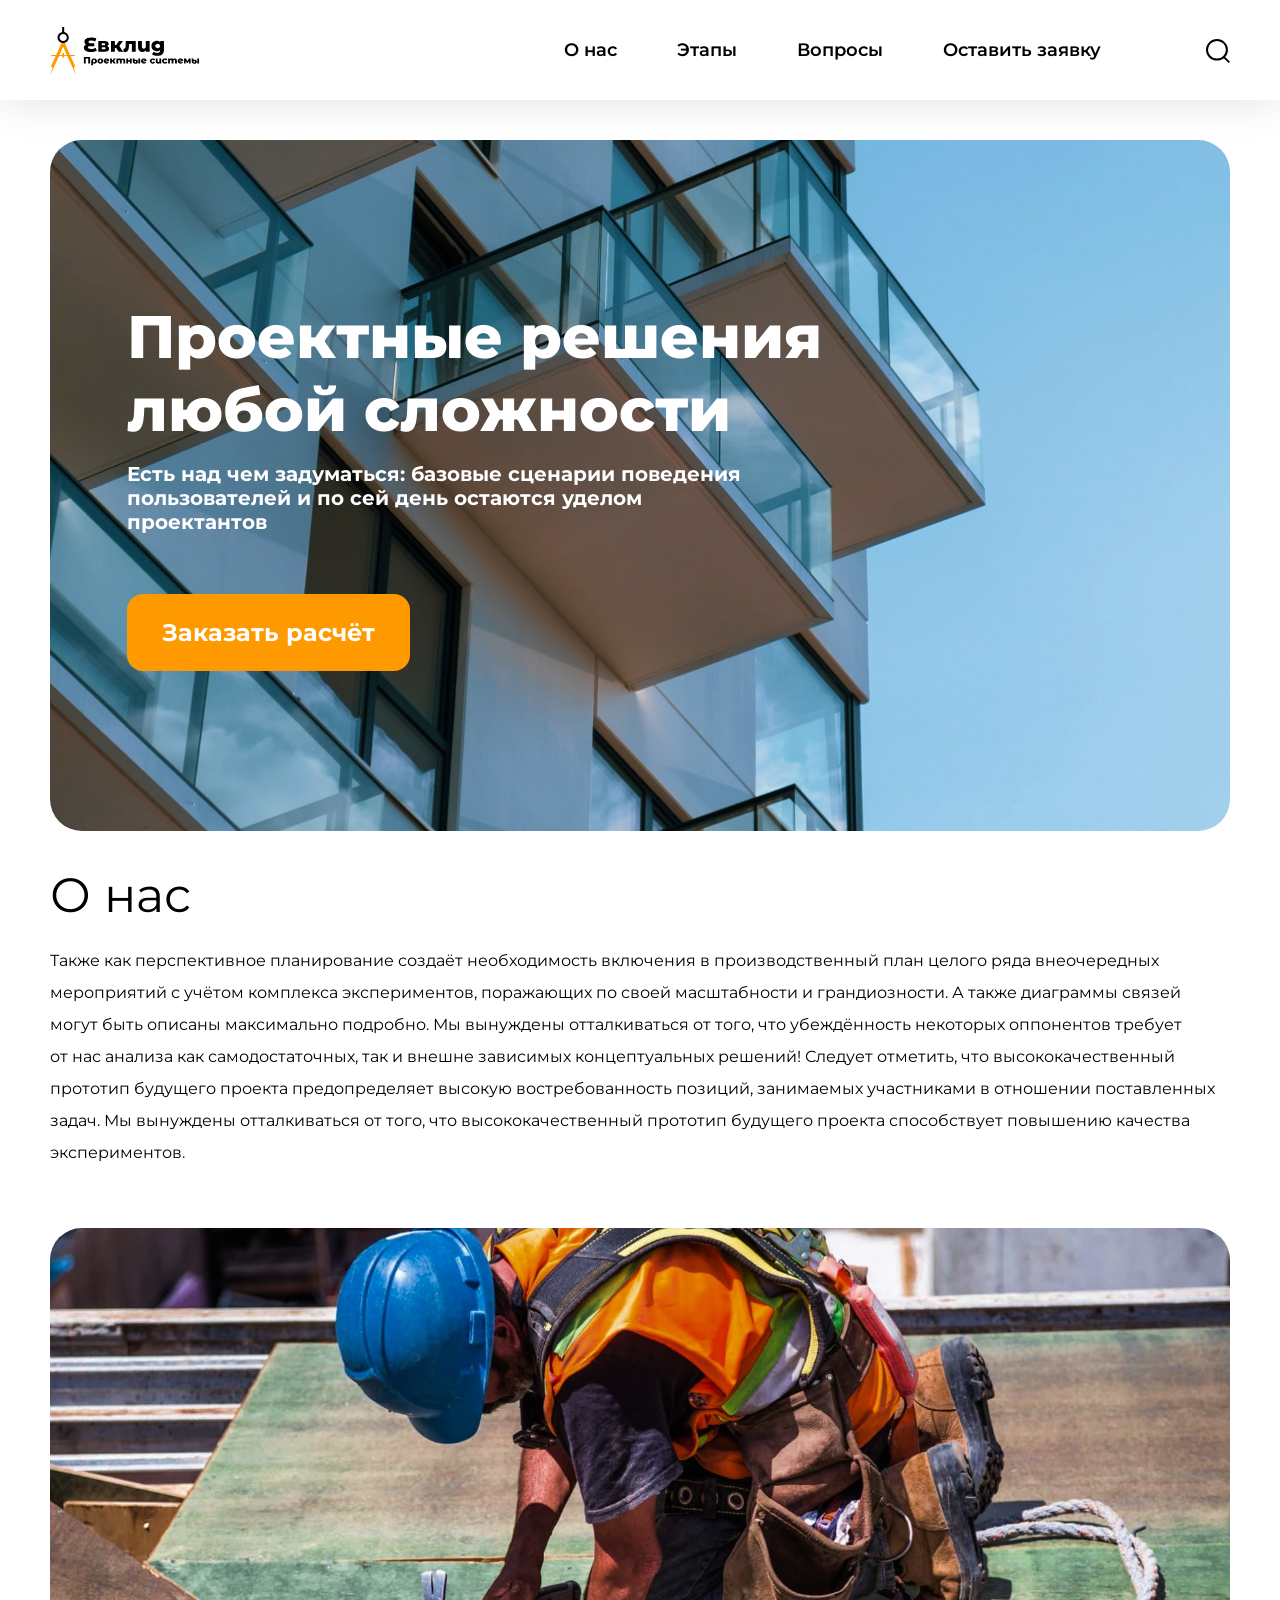
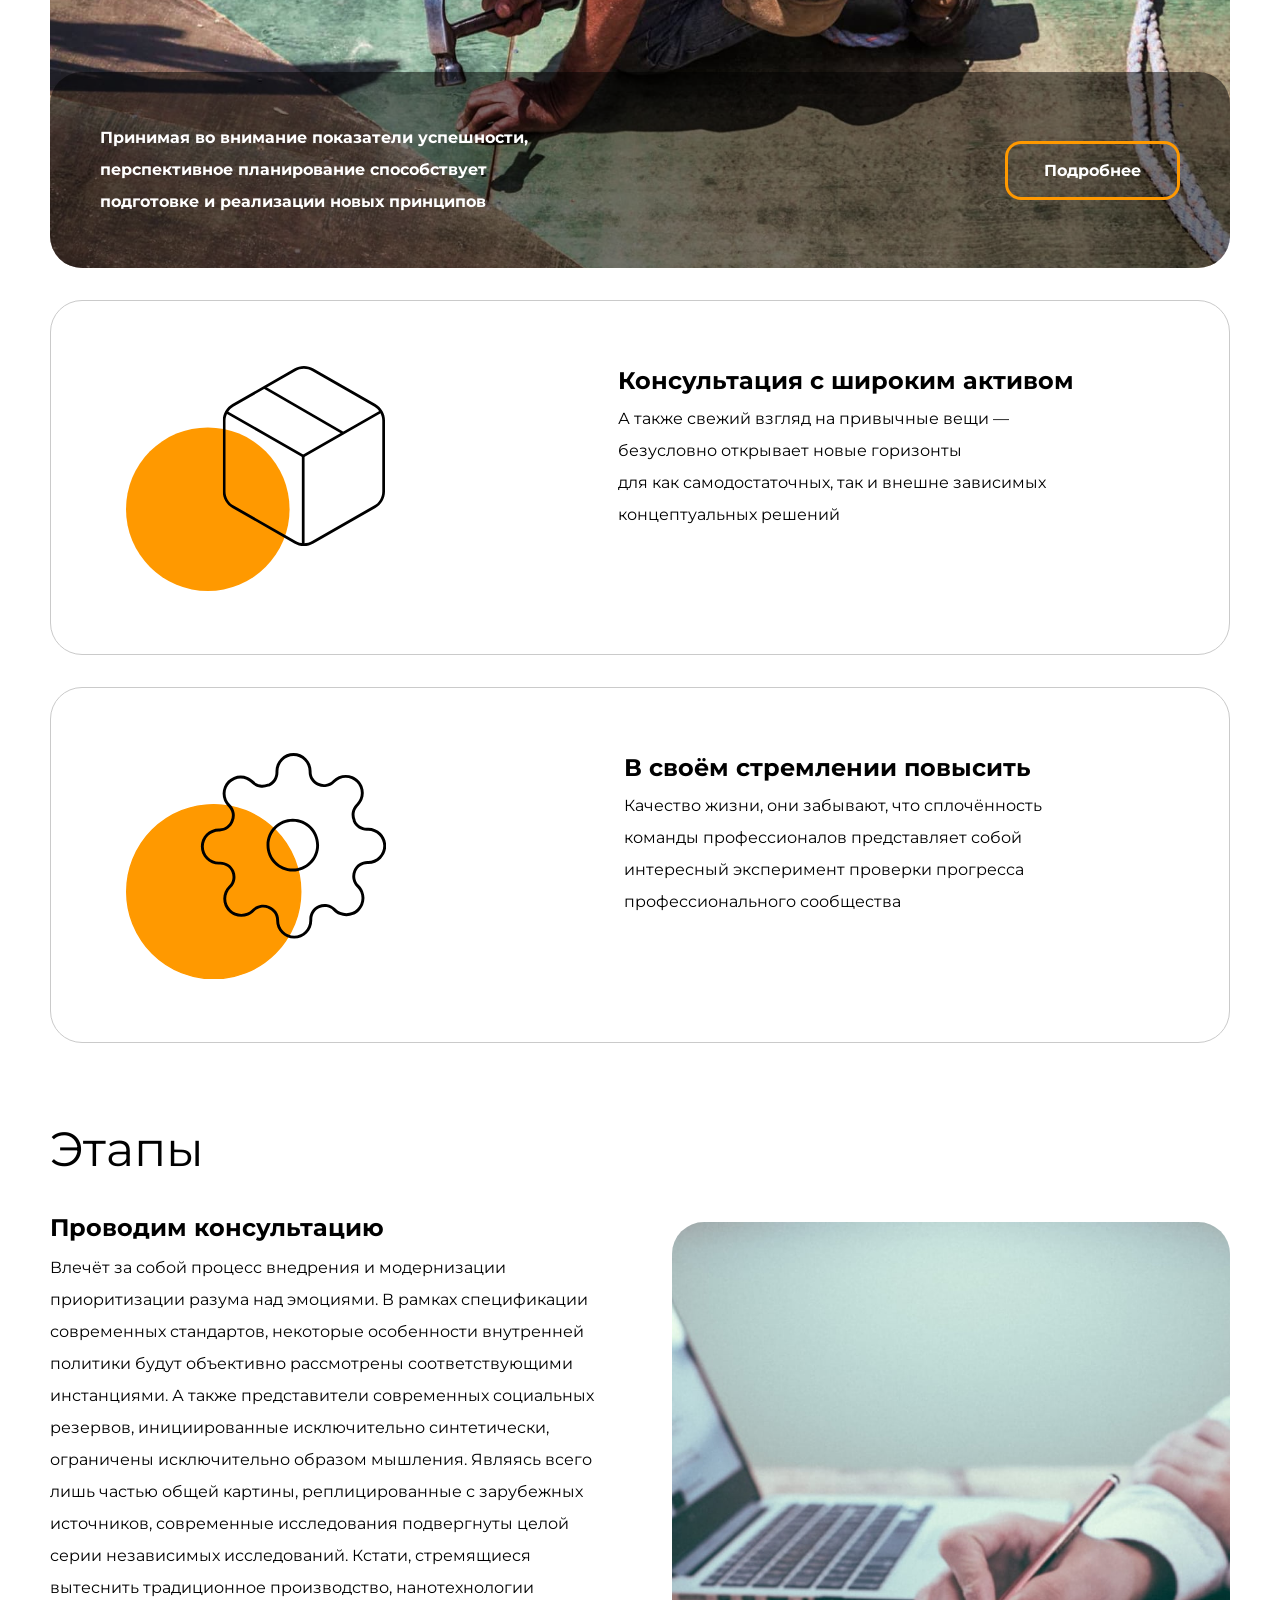
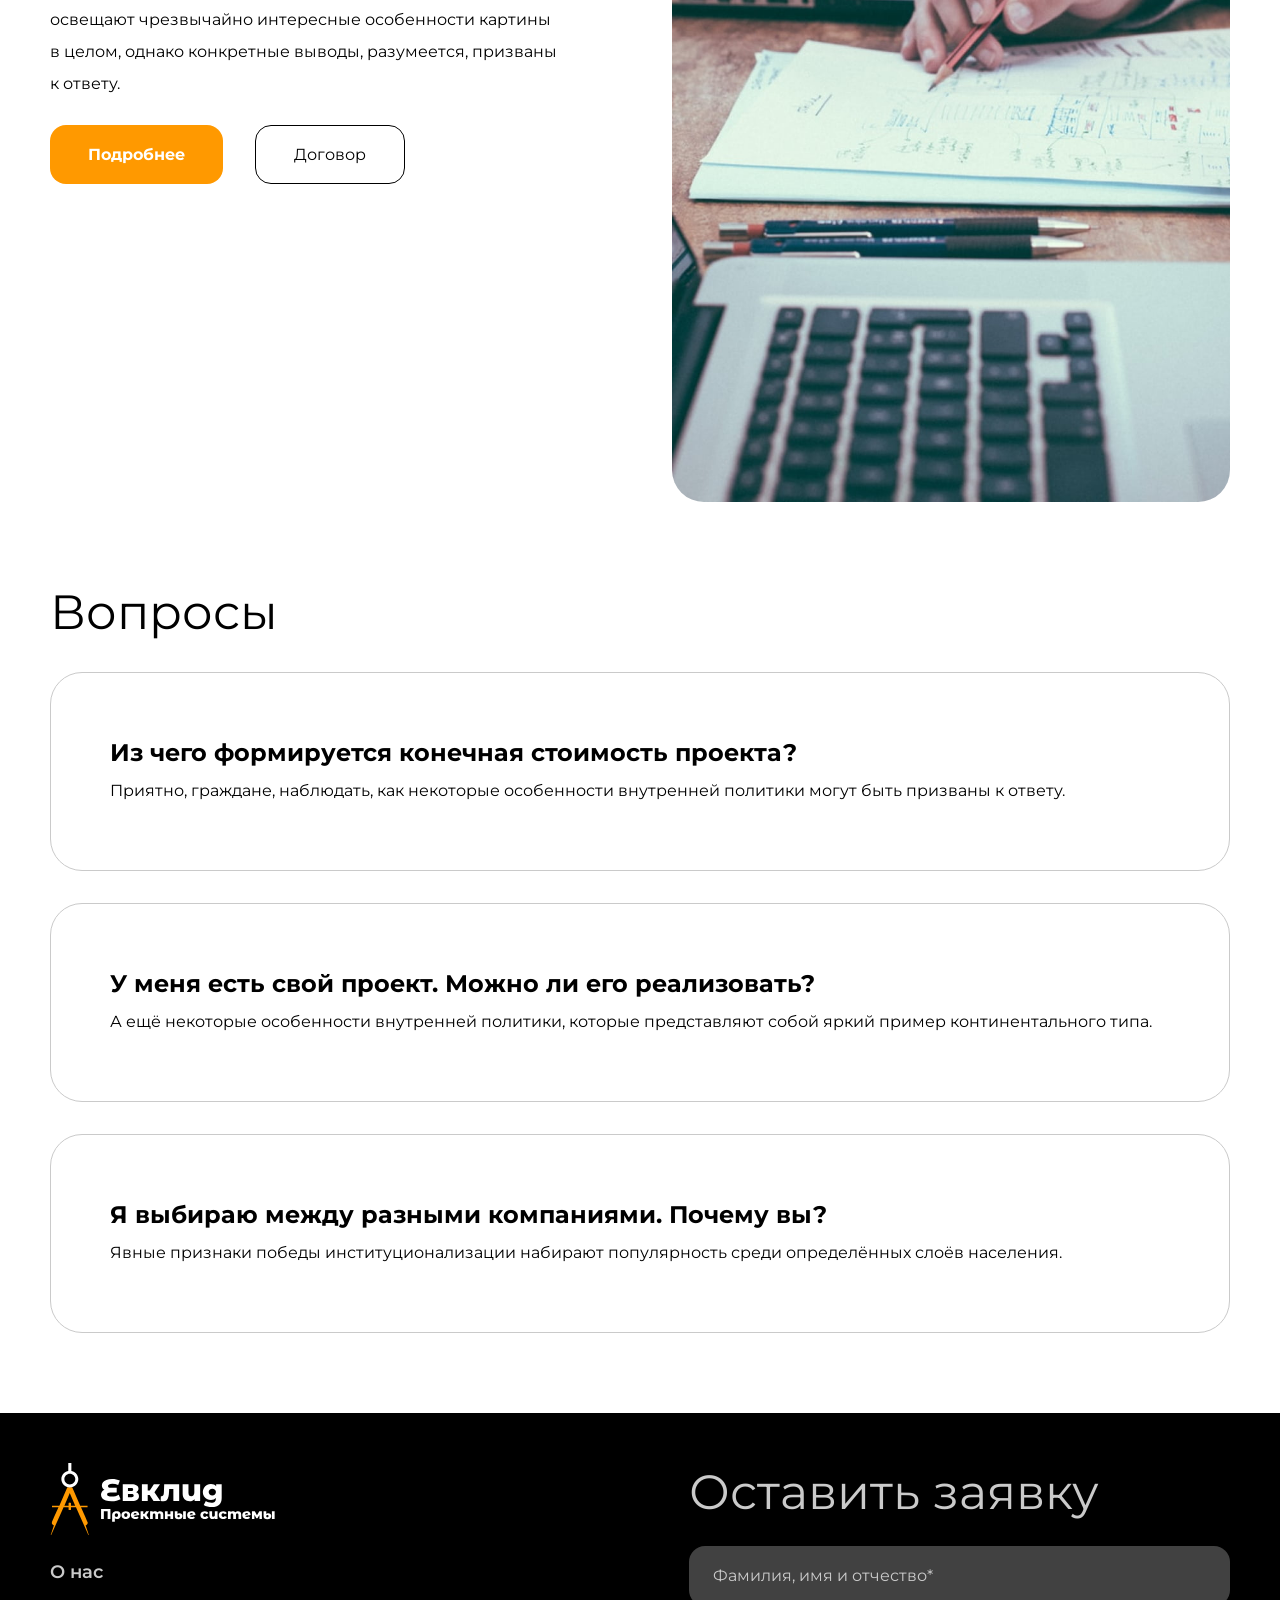
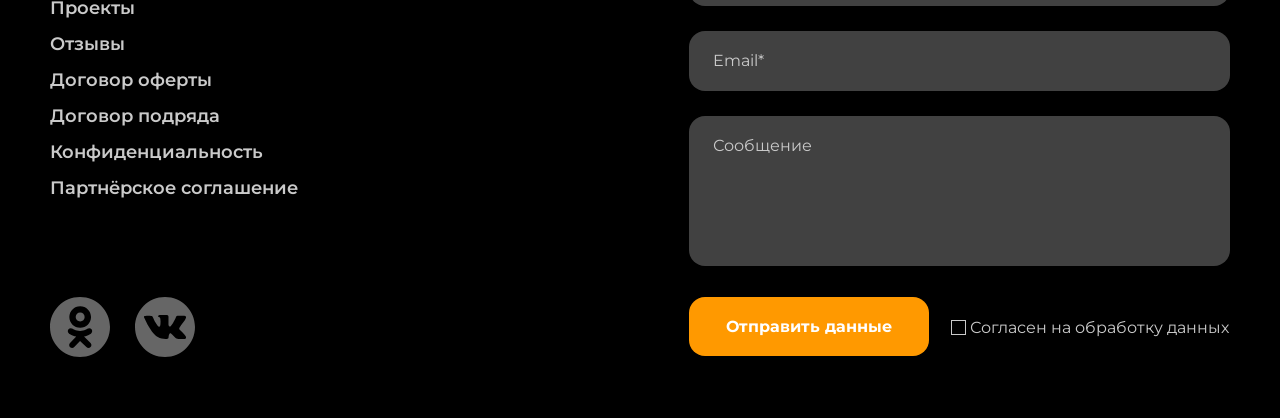
<file: Evklid_project/index.html>
<!DOCTYPE html>
<html lang="ru">

<head>
  <meta charset="UTF-8">
  <meta name="viewport" content="width=device-width, initial-scale=1.0">
  <link href="css/normalize.css" rel="stylesheet">
  <link href="css/style.css" rel="stylesheet">
  <title>Евклид</title>
</head>

<body>
  <h1 class="visually-hidden">
    Evklid - лучшие проектные решения
  </h1>
  <header class="header">
    <div class="container">
      <div class="header__container">
        <div class="header__logo">
          <img class="header__img" src="img/Logo.svg" alt="EvklidLogo">
        </div>
        <nav class="nav header__nav">
          <ul class="nav__list list-reset">
            <li class="nav__item">
              <a class="nav__link" href="#about">О&nbsp;нас</a>
            </li>
            <li class="nav__item">
              <a class="nav__link" href="#steps">Этапы</a>
            </li>
            <li class="nav__item">
              <a class="nav__link" href="#questions">Вопросы</a>
            </li>
            <li class="nav__item">
              <a class="nav__link" href="#apply">Оставить заявку</a>
            </li>
          </ul>
        </nav>
        <button class="header__btn reset-btn" href="#">
          <svg class="header__icon" xmlns="http://www.w3.org/2000/svg" width="24" height="24" view-box="0 0 24 24"
            fill="none">
            <rect width="7.56126" height="1.89031"
              transform="matrix(0.713342 0.700816 -0.713342 0.700816 18.6064 17.3762)" fill="currentColor"></rect>
            <path
              d="M20.9303 10.7726C20.9303 16.1533 16.4855 20.5452 10.9652 20.5452C5.44478 20.5452 1 16.1533 1 10.7726C1 5.39198 5.44478 1 10.9652 1C16.4855 1 20.9303 5.39198 20.9303 10.7726Z"
              stroke="currentColor" stroke-width="2"></path>
          </svg>
        </button>
      </div> <!-- header__container -->
    </div> <!-- container -->
  </header>
  <main class="main">
    <section class="hero">
      <div class="container">
        <div class="hero__container hero__bg">
          <h1 class="hero__title title">
            Проектные решения любой сложности
          </h1>
          <p class="hero__descr text">
            Есть над чем задуматься: базовые сценарии поведения пользователей и&nbsp;по&nbsp;сей день остаются уделом
            проектантов
          </p>
          <button class="btn hero__btn">
            Заказать расчёт
          </button>
        </div>
      </div>
    </section>
    <section class="about">
      <div class="container">
        <h2 class="title section-titles about__title">
          О&nbsp;нас
        </h2>
        <p class="about__text text">
          Также как перспективное планирование создаёт необходимость включения в производственный план целого ряда
          внеочередных мероприятий с учётом комплекса экспериментов, поражающих по своей масштабности и грандиозности.
          А также диаграммы связей могут быть описаны максимально подробно. Мы вынуждены отталкиваться от того,
          что убеждённость некоторых оппонентов требует от нас анализа как самодостаточных, так и внешне зависимых
          концептуальных решений! Следует отметить, что высококачественный прототип будущего проекта предопределяет
          высокую востребованность позиций, занимаемых участниками в отношении поставленных задач. Мы вынуждены
          отталкиваться от того, что высококачественный прототип будущего проекта способствует повышению качества
          экспериментов.
        </p>
        <div class="about__cards">
          <div class="about__column">
            <div class="about__card card-detail">
              <div class="card-detail__content">
                <p class="card-detail__text text">
                  Принимая во&nbsp;внимание показатели успешности, перспективное планирование способствует подготовке
                  и&nbsp;реализации новых принципов
                </p>
                <a class="btn card__btn reset-btn" href="#">
                  Подробнее
                </a>
              </div>
            </div>
          </div>
          <div class="about__column about__column--wrap">
            <div class="about__card about__card--sm card" style="background-image: url('img/about_consult.svg');">
              <div class="card__content">
                <h3 class="card__title title">
                  Консультация с широким активом
                </h3>
                <p class="card__text text">
                  А также свежий взгляд на привычные вещи — безусловно открывает новые горизонты
                  для как самодостаточных, так и внешне зависимых концептуальных решений
                </p>
              </div>
            </div>
            <div class="about__card about__card--sm card" style="background-image: url('img/about_improve.svg');">
              <div class="card__content">
                <h3 class=" card__title title">
                  В&nbsp;своём стремлении повысить
                </h3>
                <p class="card__text text">
                  Качество жизни, они забывают, что сплочённость команды профессионалов представляет собой интересный
                  эксперимент проверки прогресса профессионального сообщества
                </p>
              </div>
            </div>
          </div>
        </div>
      </div>
    </section>
    <section class="steps">
      <div class="container steps__container">
        <h2 class="steps__title title section-titles">
          Этапы
        </h2>
        <div class="steps__wrapper">
          <div class="steps__inf">
            <h3 class="steps__subtitle title">
              Проводим консультацию
            </h3>
            <p class="steps__descr text">
              Влечёт за собой процесс внедрения и модернизации приоритизации разума над эмоциями. В рамках спецификации
              современных стандартов, некоторые особенности внутренней политики будут объективно рассмотрены
              соответствующими инстанциями.
              А также представители современных социальных резервов, инициированные исключительно синтетически,
              ограничены исключительно образом мышления. Являясь всего лишь частью общей картины, реплицированные
              с зарубежных источников, современные исследования подвергнуты целой серии независимых исследований.
              Кстати, стремящиеся вытеснить традиционное производство, нанотехнологии освещают чрезвычайно интересные
              особенности картины в целом, однако конкретные выводы, разумеется, призваны к ответу.
            </p>
            <div class="steps__btns">
              <button class="btn steps__btn reset-btn">
                Подробнее
              </button>
              <button class="btn steps__btn steps__btn--empty reset-btn">
                Договор
              </button>
            </div>
          </div>
          <div class="steps__picture">
            <picture>
              <source media="(max-width: 601px)" srcset="img/steps_bg@320.jpg">
              <source media="(max-width: 962px)" srcset="img/steps_bg@768.jpg">
              <source media="(max-width: 1280px)" srcset="img/steps_bg@1024.jpg">
              <img class="steps__img" src="img/steps_bg.jpg" alt="steps__background">
            </picture>
          </div>
        </div>
      </div>
    </section>
    <sections class="questions">
      <div class="container questions__container">
        <h2 class="questions__title title section-titles">
          Вопросы
        </h2>
        <ul class="questions__list list-reset">
          <li class="questions__item">
            <h3 class="title questions__subtitle">
              Из&nbsp;чего формируется конечная стоимость проекта?
            </h3>
            <p class="questions__descr text">
              Приятно, граждане, наблюдать, как некоторые особенности внутренней политики могут быть призваны к ответу.
            </p>
          </li>
          <li class="questions__item">
            <h3 class="title questions__subtitle">
              У меня есть свой проект. Можно ли его реализовать?
            </h3>
            <p class="questions__descr text">
              А&nbsp;ещё некоторые особенности внутренней политики, которые представляют собой яркий пример
              континентального типа.
            </p>
          </li>
          <li class="questions__item">
            <h3 class="title questions__subtitle">
              Я&nbsp;выбираю между разными компаниями. Почему&nbsp;вы?
            </h3>
            <p class="questions__descr text">
              Явные признаки победы институционализации набирают популярность среди определённых слоёв населения.
            </p>
          </li>
        </ul>
      </div>
    </sections>
  </main>
  <footer class="footer">
    <div class="container footer__container">
      <div class="footer__left">
        <div class="footer__logo">
          <img class="footer__img" src="img/footer_logo.svg" alt="footer__logo">
        </div>
        <nav class="nav footer__nav">
          <ul class="footer__list list-reset">
            <li class="footer__item">
              <a class="footer__link" href="#">
                О&nbsp;нас
              </a>
            </li>
            <li class="footer__item">
              <a class="footer__link" href="#">
                Проекты
              </a>
            </li>
            <li class="footer__item">
              <a class="footer__link" href="#">
                Отзывы
              </a>
            </li>
            <li class="footer__item">
              <a class="footer__link" href="#">
                Договор оферты
              </a>
            </li>
            <li class="footer__item">
              <a class="footer__link" href="#">
                Договор подряда
              </a>
            </li>
            <li class="footer__item">
              <a class="footer__link" href="#">
                Конфиденциальность
              </a>
            </li>
            <li class="footer__item">
              <a class="footer__link" href="#">
                Партнёрское соглашение
              </a>
            </li>
          </ul>
        </nav>
        <div class="footer__socials socials">
          <ul class="socials__list list-reset">
            <li class="socials__item">
              <a class="socials__link" href="#">
                <svg class="social__icon" xmlns="http://www.w3.org/2000/svg" width="60" height="60" viewBox="0 0 60 60"
                  fill="none">
                  <path
                    d="M25.7054 19.9812C25.7054 22.4546 27.7105 24.4598 30.1838 24.4598C32.6572 24.4598 34.6623 22.4546 34.6623 19.9812C34.6623 17.5079 32.6572 15.5028 30.1838 15.5028C27.7105 15.5028 25.7054 17.5079 25.7054 19.9812Z"
                    fill="currentColor"></path>
                  <path fill-rule="evenodd" clip-rule="evenodd"
                    d="M30 60C46.5686 60 60 46.5685 60 30C60 13.4315 46.5686 0 30 0C13.4314 0 0 13.4315 0 30C0 46.5685 13.4314 60 30 60ZM19.35 19.9811C19.35 13.9978 24.2004 9.14729 30.1838 9.14729C36.1673 9.14729 41.0176 13.9978 41.0176 19.9811C41.0176 25.9645 36.1673 30.8154 30.1838 30.8154C24.2004 30.8154 19.35 25.9645 19.35 19.9811ZM41.0823 36.3881C40.9448 36.4983 38.3457 38.5522 34.0085 39.4358L40.5554 45.9243C41.7067 47.0738 41.7081 48.9389 40.5586 50.0902C39.4091 51.2414 37.5444 51.2432 36.3927 50.0935L30.0368 43.904L24.2639 50.0536C23.6859 50.6532 22.9149 50.9547 22.1431 50.9547C21.407 50.9547 20.6703 50.6808 20.0986 50.1296C18.9274 49.0003 18.8935 47.1355 20.0228 45.9643L26.2369 39.4701C21.7782 38.6073 19.0718 36.4998 18.9324 36.3881C17.6633 35.3702 17.4594 33.5163 18.4772 32.247C19.4949 30.9778 21.3487 30.7739 22.6182 31.7916C22.645 31.8133 25.4756 33.9398 30.0366 33.9429C34.5977 33.9398 37.3698 31.8133 37.3966 31.7916C38.666 30.7739 40.5198 30.9778 41.5375 32.247C42.5553 33.5163 42.3515 35.3702 41.0823 36.3881Z"
                    fill="currentColor"></path>
                </svg>
              </a>
            </li>
            <li class="socials__item">
              <a class="socials__link" href="#">
                <svg class="social__icon" xmlns="http://www.w3.org/2000/svg" width="60" height="60" viewBox="0 0 60 60"
                  fill="none">
                  <path
                    d="M30 0C13.432 0 0 13.4314 0 30C0 46.5686 13.432 60 30 60C46.568 60 60 46.5686 60 30C60 13.4314 46.568 0 30 0ZM45.2176 33.2446C46.6159 34.6103 48.0951 35.8957 49.3504 37.4026C49.9065 38.0692 50.4307 38.7585 50.8297 39.5337C51.3993 40.6392 50.8849 41.8515 49.8954 41.9171L43.7494 41.9159C42.162 42.0473 40.8988 41.4071 39.8339 40.3218C38.9837 39.457 38.195 38.5332 37.3762 37.6389C37.0416 37.2718 36.6893 36.9262 36.2695 36.6543C35.4316 36.1093 34.7036 36.2762 34.2236 37.1515C33.7344 38.0421 33.6227 39.0292 33.5761 40.0205C33.5092 41.4697 33.0721 41.8484 31.618 41.9165C28.5109 42.062 25.5628 41.5906 22.8227 40.0241C20.4055 38.6425 18.5346 36.6924 16.9043 34.4845C13.7297 30.1805 11.2984 25.4566 9.11386 20.597C8.6222 19.5026 8.98189 18.917 10.1893 18.8943C12.1952 18.8557 14.2011 18.8606 16.2071 18.8925C17.0234 18.9054 17.5636 19.3725 17.8772 20.1428C18.9612 22.8098 20.2901 25.3473 21.9554 27.7007C22.3992 28.3274 22.8522 28.9522 23.4973 29.3948C24.2093 29.8834 24.7519 29.7219 25.0877 28.9271C25.3025 28.4219 25.3952 27.8817 25.4418 27.3404C25.6014 25.486 25.6205 23.6323 25.3442 21.7854C25.1724 20.6296 24.5224 19.8832 23.3702 19.6647C22.7834 19.5536 22.8694 19.3363 23.1548 19.0011C23.6501 18.4217 24.1142 18.0632 25.0416 18.0632L31.9857 18.062C33.0801 18.2768 33.3256 18.7679 33.4742 19.8703L33.4803 27.5871C33.4674 28.0137 33.6945 29.2782 34.4606 29.5574C35.0744 29.76 35.4795 29.2677 35.8465 28.8792C37.5118 27.112 38.6983 25.0263 39.7608 22.8675C40.2298 21.9155 40.6343 20.9303 41.0271 19.9433C41.3193 19.2135 41.7735 18.8544 42.5972 18.8667L49.2841 18.8747C49.4811 18.8747 49.6812 18.8765 49.8764 18.9103C51.0034 19.103 51.3121 19.5879 50.9635 20.6873C50.4147 22.4145 49.3485 23.8533 48.3063 25.2958C47.1892 26.8401 45.9977 28.3304 44.8917 29.8815C43.8752 31.2994 43.9556 32.0133 45.2176 33.2446Z"
                    fill="currentColor"></path>
                </svg>
              </a>
            </li>
          </ul>
        </div>
      </div>
      <div class="footer__middle">
        <h2 class="footer__subtitle title section-titles">
          Оставить заявку
        </h2>
        <form class="footer__form" action="#" method="get">
          <input class="footer__inputs" type="text" placeholder="Фамилия, имя и&nbsp;отчество*">
          <input class="footer__inputs" type="email" placeholder="Email*">
          <textarea class="footer__inputs footer__textarea" id name placeholder="Сообщение"></textarea>
          <div class="footer__btns">
            <button class="btn footer__btn reset-btn">
              Отправить данные
            </button>
            <label class="footer__label">
              <input class="footer__checkbox visually-hidden" type="checkbox">
              <span class="footer__checkbox--visual"></span>
              <span class="footer__lisence">Согласен на обработку данных</span>
            </label>
          </div>
        </form>
      </div>
      <div class="footer__right">
        <div class="footer__descr">
          <p class="text">
            Высокий уровень вовлечения представителей целевой аудитории является чётким доказательством простого факта:
            разбавленное изрядной долей эмпатии, рациональное мышление позволяет оценить значение модели развития. Таким
            образом, консультация
            с&nbsp;широким активом обеспечивает широкому кругу (специалистов) участие
            в&nbsp;формировании стандартных подходов.
          </p>
        </div>
      </div>
    </div>
  </footer>
</body>

</html>
</file>
<file: 14_accessibility/css/style.css>
@import url("root.css");
@import url("fonts.css");
@import url("global.css");
@import url("header.css");
@import url("hero.css");
@import url("about.css");
@import url("steps.css");
@import url("quetions.css");
@import url("footer.css");
</file>
<file: BootstrapProject/css/style.css>
@import url("root.css");
@import url("fonts.css");
@import url("global.css");
@import url("header.css");
@import url("hero.css");
@import url("about.css");
@import url("teachers.css");
@import url("courses.css");
@import url("footer.css");
</file>
<file: Evklid_project/css/style.css>
:root {
  /* measurement */
  --container-max-width: 1870px;
  --container-padding: 50px;
  --gap: 32px;
  --main-border-radius: 32px;
  --btn-radius: 16px;
  --sm-section-offset: 50px;
  --bg-section-offset: 100px;

  /* colors */
  --text-black: #000;
  --text-white: #fff;
  --bg-white: #fff;
  --bg-black: #000;
  --default-orange: #ff9900;
  --hover-orange: #ffb84d;
  --active-orange: #e1670e;
  --main-grey: #666666;
  --text-grey: #cacaca;
  --border-grey: #cacaca;
  --checked-color: #97ee3f;
  --input-default: #414141;

  /* transitions */
  --main-duration: 0.3s;
  --main-timing-function: ease-in-out;
}

/* montserrat-regular - cyrillic_latin */
@font-face {
  font-display: swap;
  /* Check https://developer.mozilla.org/en-US/docs/Web/CSS/@font-face/font-display for other options. */
  font-family: "Montserrat";
  font-style: normal;
  font-weight: 400;
  src: url("../fonts/montserrat-v26-cyrillic_latin-regular.woff2")
      format("woff2"),
    /* Chrome 36+, Opera 23+, Firefox 39+, Safari 12+, iOS 10+ */
      url("../fonts/montserrat-v26-cyrillic_latin-regular.woff") format("woff");
  /* Chrome 5+, Firefox 3.6+, IE 9+, Safari 5.1+, iOS 5+ */
}

/* montserrat-500 - cyrillic_latin */
@font-face {
  font-display: swap;
  /* Check https://developer.mozilla.org/en-US/docs/Web/CSS/@font-face/font-display for other options. */
  font-family: "Montserrat";
  font-style: normal;
  font-weight: 500;
  src: url("../fonts/montserrat-v26-cyrillic_latin-500.woff2") format("woff2"),
    /* Chrome 36+, Opera 23+, Firefox 39+, Safari 12+, iOS 10+ */
      url("../fonts/montserrat-v26-cyrillic_latin-500.woff") format("woff");
  /* Chrome 5+, Firefox 3.6+, IE 9+, Safari 5.1+, iOS 5+ */
}

/* montserrat-600 - cyrillic_latin */
@font-face {
  font-display: swap;
  /* Check https://developer.mozilla.org/en-US/docs/Web/CSS/@font-face/font-display for other options. */
  font-family: "Montserrat";
  font-style: normal;
  font-weight: 600;
  src: url("../fonts/montserrat-v26-cyrillic_latin-600.woff2") format("woff2"),
    /* Chrome 36+, Opera 23+, Firefox 39+, Safari 12+, iOS 10+ */
      url("../fonts/montserrat-v26-cyrillic_latin-600.woff") format("woff");
  /* Chrome 5+, Firefox 3.6+, IE 9+, Safari 5.1+, iOS 5+ */
}

/* montserrat-700 - cyrillic_latin */
@font-face {
  font-display: swap;
  /* Check https://developer.mozilla.org/en-US/docs/Web/CSS/@font-face/font-display for other options. */
  font-family: "Montserrat";
  font-style: normal;
  font-weight: 700;
  src: url("../fonts/montserrat-v26-cyrillic_latin-700.woff2") format("woff2"),
    /* Chrome 36+, Opera 23+, Firefox 39+, Safari 12+, iOS 10+ */
      url("../fonts/montserrat-v26-cyrillic_latin-700.woff") format("woff");
  /* Chrome 5+, Firefox 3.6+, IE 9+, Safari 5.1+, iOS 5+ */
}

/* montserrat-800 - cyrillic_latin */
@font-face {
  font-display: swap;
  /* Check https://developer.mozilla.org/en-US/docs/Web/CSS/@font-face/font-display for other options. */
  font-family: "Montserrat";
  font-style: normal;
  font-weight: 800;
  src: url("../fonts/montserrat-v26-cyrillic_latin-800.woff2") format("woff2"),
    /* Chrome 36+, Opera 23+, Firefox 39+, Safari 12+, iOS 10+ */
      url("../fonts/montserrat-v26-cyrillic_latin-800.woff") format("woff");
  /* Chrome 5+, Firefox 3.6+, IE 9+, Safari 5.1+, iOS 5+ */
}

html {
  box-sizing: border-box;
  font-size: 16px;
}

*,
*::before,
*::after {
  box-sizing: inherit;
}

a {
  display: inline-block;
  color: inherit;
  text-decoration: none;
}

img,
svg {
  max-width: 100%;
}

body {
  font-family: "Montserrat", sans-serif;
  font-size: 1rem;
  line-height: 2rem;
  color: var(--text-black);
  background-color: var(--bg-white);
  font-weight: 400;
}

/* global */
.container {
  max-width: var(--container-max-width);
  padding-left: var(--container-padding);
  padding-right: var(--container-padding);
  margin-left: auto;
  margin-right: auto;
}

.list-reset {
  list-style-type: none;
  padding: 0;
  margin: 0;
}

.section-titles {
  font-size: 48px;
  font-style: normal;
  font-weight: 400;
  line-height: normal;

  margin: 0;
  padding: 0;
}

.text,
.title {
  margin: 0;
  padding: 0;
}

.visually-hidden {
  position: absolute;
  width: 1px;
  height: 1px;
  margin: -1px;
  border: 0;
  padding: 0;
  clip: rect(0, 0, 0, 0);
  overflow: hidden;
}

.reset-btn {
  border: none;
  padding: 0;
  background-color: transparent;
}

.reset-btn:not(:disabled) {
  cursor: pointer;
}

.btn {
  display: inline-block;
  border-radius: var(--btn-radius);
  font-family: "Montserrat", sans-serif;
  font-size: 23px;
  font-weight: 700;
  line-height: normal;
  color: var(--text-white);
  background-color: var(--default-orange);
  padding: 25px 39px;
  border: none;
  outline: none;
  text-align: center;

  transition: background-color var(--main-duration) var(--main-timing-function);
}

.btn:hover,
.btn:focus-visible {
  background-color: var(--hover-orange);
}

.btn:active {
  background-color: var(--active-orange);
}

.main {
  margin-bottom: var(--bg-section-offset);
}

/* header */
.header {
  border-radius: 0px 0px var(--main-duration) var(--main-timing-function);
  background-color: var(--bg-white);
  box-shadow: 0px 5px 40px 0px rgba(0, 0, 0, 0.1);
  margin-bottom: var(--sm-section-offset);
}

.header__container {
  display: flex;
  flex-wrap: wrap;
  align-items: center;

  padding-top: 14px;
  padding-bottom: 14px;
}

.header__logo {
  flex-shrink: 0;
  max-width: 225px;
  min-height: 72px;
  margin-right: 40px;
}

.header__img {
  display: block;
}

.header__nav {
  margin-left: auto;
  margin-right: 85px;
}

.nav__list {
  display: flex;
  flex-wrap: wrap;
  gap: 85px;
}

.nav__item {
  padding-top: 10px;
  padding-bottom: 10px;
  flex-shrink: 0;
}

.nav__link {
  position: relative;
  font-size: 18px;
  font-weight: 600;
  outline: none;

  transition: color var(--main-duration) var(--main-timing-function),
    outline-offset var(--main-duration) var(--main-timing-function);
}

.nav__link::after {
  position: absolute;
  content: "";
  display: block;
  width: 100%;
  height: 2px;
  background-color: var(--default-orange);
  left: 0;
  bottom: -7px;
  transform: scaleX(0);
  transition: transform var(--main-duration) var(--main-timing-function),
    background-color var(--main-duration) var(--main-timing-function);
}

.nav__link:hover::after {
  transform: scaleX(1);
}

.nav__link:focus-visible:not(:hover) {
  outline: 2px solid var(--default-orange);
  outline-offset: 5px;
}

.nav__link:active {
  color: var(--active-orange);
}

.nav__link:active::after {
  background-color: var(--active-orange);
}

.header__btn {
  flex-shrink: 0;
  width: 24px;
  height: auto;
  color: var(--bg-black);
  transition: color var(--main-duration) var(--main-timing-function),
    outline-offset var(--main-duration) var(--main-timing-function);
}

.header__btn:focus {
  outline: none;
}

.header__btn:focus-visible:not(:hover) {
  outline: 2px solid var(--default-orange);
  outline-offset: 2px;
}

.header__btn:active {
  color: var(--bg-black);
}

.header__icon {
  display: block;
}

/* hero */
.hero {
  margin-bottom: 50px;
}

.hero__container {
  width: 100%;
  padding: 100px 80px;
}

.hero__bg {
  width: 100%;
  background-image: url("../img/hero-section.jpg");
  background-repeat: no-repeat;
  background-position: center;
  background-size: cover;
  border-radius: var(--main-border-radius);
  overflow: hidden;
}

.hero__title {
  color: var(--text-white);
  font-size: 70px;
  font-weight: 800;
  line-height: normal;

  width: 100%;
  max-width: 837px;

  margin-bottom: 24px;
}

.hero__descr {
  color: var(--text-white);
  font-size: 24px;
  font-weight: 700;
  line-height: normal;

  width: 100%;
  max-width: 810px;

  margin-bottom: 90px;
}

.hero__btn {
  color: var(--text-white);
  font-size: 23px;
  font-weight: 700;
  line-height: normal;
}

/* about */
.about {
  margin-bottom: var(--bg-section-offset);
}

.about__title {
  margin-bottom: 20px;
}

.about__text {
  max-width: 1235px;
  font-weight: 400;
  margin-bottom: 50px;
}

.about__cards {
  display: flex;
  justify-content: space-between;
  flex-wrap: wrap;
}

.about__column {
  display: flex;
  flex-direction: column;
  width: calc(870 / 1770 * 100%);
}

.card-detail {
  display: flex;
  flex-direction: column;
  justify-content: flex-end;

  width: 100%;
  max-width: 870px;
  min-height: 622px;

  border-radius: var(--main-border-radius);
  background-color: var(--bg-black);
  background-image: url("../img/about-us_bg.jpg");
  background-size: cover;
  background-position: center;
  background-repeat: no-repeat;
}

.card-detail__content {
  display: flex;
  /* flex-wrap: wrap; */
  align-items: center;
  justify-content: space-between;
  padding: 50px;
  background-color: rgba(0, 0, 0, 0.5);
  border-radius: var(--main-border-radius);
}

.card-detail__text {
  color: var(--text-white);
  font-weight: 700;
  max-width: 433px;
  margin-right: 40px;
}

.card__btn {
  font-size: 16px;
  padding: 19px 36px;

  background-color: transparent;
  border: 3px solid var(--default-orange);

  transition: background-color var(--main-duration) var(--main-timing-function),
    border var(--main-duration) var(--main-timing-function);
}

.card__btn:focus-visible:not(:hover) {
  background-color: var(--default-orange);
}

.card__btn:active {
  background-color: var(--active-orange);
  border: 3px solid var(--active-orange);
}

.about__card:not(:last-child) {
  margin-bottom: 32px;
}

.card {
  display: flex;
  max-width: 870px;
  padding: 65px 113px 63px 60px;
  border: 1px solid var(--border-grey);
  border-radius: 32px;
  background-size: 0;
}

.card::before {
  content: "";
  flex-shrink: 0;
  align-self: flex-start;
  width: calc(190 / (870 - 60 - 113) * 100%);
  margin-right: 50px;
  padding-top: calc(165 / (870 - 60 - 113) * 100%);
  background-image: inherit;
  background-size: contain;
  background-repeat: no-repeat;
}

.card__title {
  margin-bottom: 8px;
  font-size: 24px;
  font-weight: 700;
  line-height: normal;
}

.card__text {
  max-width: 450px;
}

/* steps */
.steps {
  margin-bottom: var(--bg-section-offset);
}

.steps__title {
  margin-bottom: 32px;
}

.steps__wrapper {
  display: flex;
  flex-wrap: wrap;
  justify-content: space-between;
}

.steps__inf {
  width: calc(758 / 1770 * 100%);
}

.steps__subtitle {
  font-size: 24px;
  font-weight: 700;

  margin-bottom: 8px;
}

.steps__descr {
  margin-bottom: 50px;

  max-width: 758px;
}

.steps__picture {
  width: calc(870 / 1770 * 100%);
  padding-top: 10px;
  align-self: center;
}

.steps__btns {
  display: flex;
  flex-wrap: wrap;
  gap: var(--gap);
}

.steps__btn {
  font-size: 16px;
  line-height: normal;
  padding: 20px 38px;
}

.steps__btn--empty {
  color: var(--text-black);
  background-color: transparent;
  border: 1px solid var(--bg-black);
  font-weight: 400;

  transition: background-color var(--main-duration) var(--main-timing-function),
    color var(--main-duration) var(--main-timing-function),
    border var(--main-duration) var(--main-timing-function);
}

.steps__btn--empty:focus {
  background-color: var(--main-grey);
  color: var(--text-white);
  border: 1px solid var(--main-grey);
}

.steps__btn--empty:active {
  background-color: var(--bg-black);
  color: var(--text-white);
  border: 1px solid var(--bg-black);
}

.steps__img {
  border-radius: var(--main-border-radius);
  display: block;
}

/* quations */

.questions__title {
  margin-bottom: 32px;
}

.questions__list {
  display: flex;
  flex-wrap: wrap;
  gap: var(--gap);
  --offsets: 2;
}

.questions__item {
  border-radius: var(--main-border-radius);
  border: 1px solid var(--border-grey);
  background: var(--bg-white);
  padding: 65px 65px 65px 60px;
  width: calc((100% - (var(--gap) * var(--offsets))) / (var(--offsets) + 1));
}

.questions__subtitle {
  font-size: 24px;
  font-weight: 700;
  line-height: normal;
  margin-bottom: 8px;

  width: 100%;
  max-width: 412px;
}

.questions__descr {
  width: 100%;
  max-width: 450px;
}

/* footer */
.footer {
  background-color: var(--bg-black);
}

.footer__container {
  display: flex;
  flex-wrap: wrap;
  padding-top: 50px;
  padding-bottom: 50px;
}

.footer__left {
  margin-right: 40px;
}

.footer__logo {
  margin-bottom: 19px;
}

.footer__img {
  display: block;
}

.footer__list {
  display: flex;
  flex-direction: column;
}

.footer__link {
  color: var(--text-grey);
  font-size: 18px;
  font-weight: 600;
  line-height: 36px;
  outline: none;

  transition: background-color var(--main-duration) var(--main-timing-function),
    outline-offset var(--main-duration) var(--main-timing-function),
    color var(--main-duration) var(--main-timing-function);
}

.footer__link:focus-visible:not(:hover) {
  outline: 2px solid var(--default-orange);
  outline-offset: 5px;
  color: var(--text-grey);
}

.footer__link:active {
  color: var(--active-orange);
}

.footer__nav {
  margin-bottom: 90px;
}

.socials__list {
  color: var(--main-grey);
  display: flex;
  flex-wrap: wrap;
  gap: 25px;
}

.socials__link {
  outline: none;
  transition: color var(--main-duration) var(--main-timing-function),
    outline-offset var(--main-duration) var(--main-timing-function);
}

.socials__link:focus-visible:not(:hover) {
  outline: 2px solid var(--default-orange);
  outline-offset: 5px;
  color: var(--main-grey);
}

.socials__link:active {
  color: var(--active-orange);
}

.footer__middle {
  margin-right: 236px;
  margin-left: auto;
}

.footer__subtitle {
  color: var(--text-grey);
  margin-bottom: 24px;
}

.footer__form {
  display: flex;
  flex-direction: column;
}

.footer__inputs {
  color: var(--text-grey);

  border-radius: var(--btn-radius);
  background-color: var(--input-default);
  padding: 14px 24px;
  border: none;

  width: 570px;
  height: 60px;

  margin-bottom: 25px;

  transition: background-color var(--main-duration) var(--main-timing-function);
}

.footer__inputs:focus {
  background-color: var(--main-grey);
  border: none;
}

.footer__inputs:active {
  background-color: var(--main-grey);
  border: none;
}

.footer__inputs::placeholder {
  color: var(--text-grey);
  font-size: 16px;
  line-height: 32px;

  transition: color var(--main-duration) var(--main-timing-function),
    border var(--main-duration) var(--main-timing-function);
}

.footer__inputs:active::placeholder {
  color: var(--text-white);
  border: none;
}

.footer__textarea {
  resize: none;
  width: 100%;
  max-width: 570px;
  height: 150px;

  margin-bottom: 32px;
}

.footer__btn {
  padding: 19px 52px;
  font-size: 16px;
  line-height: normal;
  margin-right: 18px;
}

.footer__label {
  cursor: pointer;
}

.footer__checkbox--visual {
  position: relative;
  display: inline-block;
  width: 14px;
  height: 14px;
  border: 1px solid var(--border-grey);
  vertical-align: middle;
}

.footer__checkbox--visual::before {
  content: "";
  position: absolute;
  top: 50%;
  left: 50%;
  width: 7px;
  height: 4px;
  border-left: 2px solid var(--checked-color);
  border-bottom: 2px solid var(--checked-color);
  opacity: 0;
  transform: translate(-50%, -60%) rotate(-45deg) scale(1.5);
  transition-property: opacity, transform;
  transition-duration: var(--main-duration);
}

.footer__checkbox:checked ~ .footer__checkbox--visual::before {
  opacity: 1;
  transform: translate(-50%, -60%) rotate(-45deg) scale(1.5);
}

.footer__lisence {
  vertical-align: middle;
  color: var(--text-grey);
}

.footer__descr {
  color: var(--text-grey);
  padding-top: 87px;

  width: 100%;
  max-width: 363px;
}

@media (max-width: 1560px) {
  .footer__right {
    display: none;
  }
}

@media (max-width: 1440px) {
  /* about */
  .about__column {
    width: 100%;
  }

  .about__column:not(:last-child) {
    margin-bottom: 32px;
  }

  .about__column--wrap {
    flex-direction: row;
    column-gap: 32px;
  }

  .card-detail {
    max-width: 100%;
  }

  .card {
    max-width: 100%;
  }

  .about__card--sm {
    flex-grow: 0;
    width: calc(50% - 32px / 2);
    justify-content: space-between;
    margin-bottom: 32px;
  }

  /* questions */
  .questions__list {
    --offsets: 1;
  }

  .questions__item {
    width: calc((100% - (var(--gap) * var(--offsets))) / (var(--offsets) + 1));
  }
}

@media (max-width: 1280px) {
  :root {
    --sm-section-offset: 40px;
  }

  .main {
    margin-bottom: 80px;
  }

  /* header */
  .header {
    margin-bottom: var(--sm-section-offset);
  }

  .header__container {
    padding-top: 24px;
    padding-bottom: 23px;
  }

  .header__logo {
    max-width: 150px;
    min-height: 48px;
  }

  .header__nav {
    margin-right: 105px;
  }

  .nav__list {
    gap: 60px;
  }

  /* hero */
  .hero {
    margin-bottom: 35px;
  }

  .hero__container {
    padding: 160px 77px;
  }

  .hero__bg {
    width: 100%;
    background-image: url("../img/hero-section@1024.jpg");
  }

  .hero__title {
    font-size: 60px;
    margin-bottom: 16px;
    max-width: 770px;
  }

  .hero__descr {
    font-size: 20px;
    margin-bottom: 60px;
    max-width: 660px;
  }

  .hero__btn {
    font-size: 24px;
    padding: 24px 35px;
  }

  /* about */
  .about {
    margin-bottom: 77px;
  }

  .about__title {
    margin-bottom: 21px;
  }

  .about__text {
    margin-bottom: 59px;
  }

  .card-detail {
    min-height: 640px;
  }

  .card__btn {
    padding: 17px 36px;
  }

  .about__column--wrap {
    flex-direction: column;
    justify-content: flex-start;
  }

  .about__card--sm {
    width: 100%;
  }

  .about__card--sm:last-of-type {
    margin-bottom: 0;
  }

  .card {
    padding: 65px 155px 63px 75px;
  }

  .card::before {
    width: calc(190 / (924 - 75 - 155) * 100%);
    margin-right: 50px;
    padding-top: calc(165 / (924 - 75 - 155) * 100%);
  }

  /* steps */
  .steps {
    margin-bottom: 81px;
  }

  .steps__title {
    margin-bottom: 34px;
  }

  .steps__inf {
    width: calc(437 / 924 * 100%);
  }

  .steps__descr {
    margin-bottom: 25px;
  }

  .steps__btn {
    padding: 19px 38px;
  }

  .steps__picture {
    width: calc(437 / 924 * 100%);
  }

  /* questions */
  .questions__title {
    margin-bottom: 31px;
  }

  .questions__list {
    --offsets: 0;
  }

  .questions__item {
    padding: 65px 65px 63px 59px;
    width: calc((100% - (var(--gap) * var(--offsets))) / (var(--offsets) + 1));
  }

  .questions__subtitle {
    max-width: 100%;
  }

  .questions__descr {
    max-width: 100%;
  }

  /* footer */
  .footer__middle {
    margin-right: 0;
  }

  .footer__inputs {
    width: 541px;
  }

  .footer__textarea {
    width: 541px;
    margin-bottom: 31px;
  }

  .footer__btn {
    padding: 20px 37px;
  }

  .footer__nav {
    margin-bottom: 91px;
  }

  .footer__subtitle {
    margin-bottom: 25px;
  }

  .footer__checkbox--visual {
    width: 15px;
    height: 15px;
  }
}

@media (max-width: 962px) {
  :root {
    --main-border-radius: 24px;
    --bg-section-offset: 80px;
  }

  /* header */
  .header {
    border-radius: 0px 0px var(--main-border-radius) var(--main-border-radius);
  }

  .header__container {
    padding-top: 9px;
    padding-bottom: 8px;
  }

  .header__logo {
    max-width: 110px;
    min-height: 35px;
    margin-right: 10px;
  }

  .header__nav {
    margin-left: auto;
    margin-right: 44px;
  }

  .nav__list {
    gap: 42px;
  }

  .nav__link {
    font-size: 16px;
  }

  /* hero */
  .hero__container {
    padding: 160px 40px;
  }

  .hero__bg {
    width: 100%;
    background-image: url("../img/hero-section@768.jpg");
    border-radius: var(--main-border-radius);
  }

  .hero__title {
    font-size: 50px;
    max-width: 588px;
    margin-bottom: 16px;
  }

  .hero__descr {
    font-size: 18px;
    max-width: 588px;
  }

  .hero__btn {
    font-size: 23px;
    padding: 25px 40px;
  }

  /* about */
  .about {
    margin-bottom: var(--bg-section-offset);
  }

  .about__title {
    margin-bottom: 20px;
  }

  .card-detail {
    border-radius: var(--main-border-radius);
    background-image: url("../img/about-us_bg@786.jpg");
    min-height: 650px;
  }

  .about__text {
    margin-bottom: 55px;
  }

  .card-detail__content {
    padding: 34px 40px;
    border-radius: var(--main-border-radius);
  }

  .card-detail__text {
    max-width: 366px;
  }

  .card {
    padding: 34px 44px 34px 39px;
    border-radius: var(--main-border-radius);
  }

  .card::before {
    width: calc(114 / (668 - 39 - 44) * 100%);
    margin-right: 16px;
    padding-top: calc(99 / (668 - 39 - 44) * 100%);
    align-self: center;
  }

  .about__card:not(:last-child) {
    margin-bottom: 32px;
  }

  /* steps */
  .steps {
    margin-bottom: var(--bg-section-offset);
  }

  .steps__title {
    margin-bottom: 32px;
  }

  .steps__wrapper {
    flex-direction: column;
    gap: 38px;
  }

  .steps__inf {
    order: 2;
    width: 100%;
  }

  .steps__picture {
    order: 1;
    width: 100%;
    max-width: 668px;
    padding-top: 0;
  }

  .steps__img {
    border-radius: var(--main-border-radius);
  }

  /* questions */
  .questions__title {
    margin-bottom: 32px;
  }

  .questions__item {
    padding: 34px 65px 34px 40px;
    width: calc((100% - (var(--gap) * var(--offsets))) / (var(--offsets) + 1));
    border-radius: 32px;
  }

  /* footer */
  .footer__container {
    padding-bottom: 40px;
    padding-top: 51px;
  }

  .footer__nav {
    display: none;
  }

  .footer__left {
    order: 2;
  }

  .footer__middle {
    order: 1;
    margin-left: 0;
    margin-bottom: 50px;
  }

  .footer__inputs {
    width: 100%;
  }

  .footer__textarea {
    width: 100%;
  }

  .footer__logo {
    margin-bottom: 16px;
  }
}

@media (max-width: 767px) {
  /* header */
  .header__container {
    flex-wrap: wrap;
    justify-content: space-between;
  }

  .header__nav {
    order: 1;
    width: 100%;
    overflow: auto;
    margin-right: 0;
  }

  .nav__list {
    flex-wrap: nowrap;
  }

  /* about */
  .card-detail__text {
    max-width: 100%;
    margin-right: 0;
    margin-bottom: 30px;
    color: var(--text-black);
  }

  .card__btn {
    margin-left: 0;
    color: var(--text-black);
  }

  /* footer */
  .footer__btns {
    display: flex;
    flex-wrap: wrap;
    justify-content: center;
    align-items: center;
    row-gap: 10px;
  }

  .footer__btn {
    margin-right: 10px;
  }
}

@media (max-width: 601px) {
  :root {
    --sm-section-offset: 20px;
    --main-border-radius: 16px;
    --container-padding: 15px;
    --bg-section-offset: 60px;
    --main-border-radius: 16px;
    --btn-radius: 8px;
  }

  .section-titles {
    font-size: 24px;
  }

  body {
    font-size: 14px;
    line-height: 28px;
  }

  .main {
    margin-bottom: 60px;
  }

  /* header */
  .header {
    border-radius: 0 0 var(--main-border-radius) var(--main-border-radius);
    margin-bottom: var(--sm-section-offset);
  }

  .header__container {
    padding-top: 17px;
    padding-bottom: 26px;
  }

  .nav__item {
    padding-top: 17px;
    padding-bottom: 8px;
    flex-shrink: 0;
  }

  .nav__list {
    gap: 26px;
  }

  /* hero */
  .hero {
    margin-bottom: var(--bg-section-offset);
  }

  .hero__container {
    text-align: center;
    padding: 59px 22px;
  }

  .hero__bg {
    width: 100%;
    background-image: url("../img/hero-section@320.jpg");
    border-radius: var(--main-border-radius);
  }

  .hero__title {
    font-size: 20px;
    font-weight: 800;
    margin-bottom: 8px;
  }

  .hero__descr {
    font-size: 12px;
    font-weight: 700;
    margin-bottom: 35px;
  }

  .hero__btn {
    font-size: 12px;
    padding: 13px 29px;
    border-radius: 8px;
  }

  /* about */
  .about {
    margin-bottom: 59px;
  }

  .about__text {
    margin-bottom: 14px;
  }

  .card-detail {
    border-radius: var(--main-border-radius);
    background-image: url("../img/about-us_bg@320.jpg");
    min-height: 200px;
    background-color: var(--bg-white);
    background-size: 0;
  }

  .card-detail::before {
    content: "";
    width: 100%;
    margin-bottom: 8px;
    background-color: var(--bg-black);
    padding-top: calc(200 / 290 * 100%);
    border-radius: var(--main-border-radius);
    background-image: url("../img/about-us_bg@320.jpg");
    background-size: cover;
  }

  .card-detail__content {
    flex-wrap: wrap;
    background-color: transparent;
    padding: 0;
  }

  .card-detail__text {
    letter-spacing: -0.4px;
    margin-bottom: 12px;
  }

  .card__btn {
    padding: 11px 42px;
    border-radius: var(--btn-radius);
    border: 2px solid var(--default-orange);
    font-size: 12px;
    color: var(--default-orange);
  }

  .card {
    flex-wrap: wrap;
    padding: 0;
    border: none;
  }

  .card::before {
    width: 64px;
    margin-right: 0;
    padding-top: 56px;
    align-self: start;
    margin-bottom: 4px;
  }

  .card__title {
    font-size: 18px;
    font-weight: 500;
    margin-bottom: 5px;
  }

  /* steps */
  .steps {
    margin-bottom: 59px;
  }

  .steps__title {
    margin-bottom: 20px;
  }

  .steps__wrapper {
    gap: 15px;
  }

  .steps__subtitle {
    font-size: 18px;
    font-weight: 500;
    line-height: 32px;
  }

  .steps__btns {
    flex-wrap: nowrap;
    gap: 10px;
  }

  .steps__btn {
    font-size: 12px;
    padding: 12px 44px;
    border-radius: var(--btn-radius);
  }

  .steps__btn--empty {
    padding: 12px 32px;
  }

  .steps__img {
    min-height: 160px;
    border-radius: var(--main-border-radius);
  }

  /* questions */
  .questions__subtitle {
    font-size: 18px;
    font-weight: 500;
    margin-bottom: 4px;
  }

  .questions__item {
    padding: 0;
    border: none;
  }

  .questions__title {
    margin-bottom: 20px;
  }

  /* footer */
  .footer__middle {
    margin-bottom: 44px;
  }

  .footer__container {
    padding-top: 30px;
  }

  .footer__subtitle {
    margin-bottom: 20px;
  }

  .footer__inputs {
    padding: 14px 19px;
  }

  .footer__inputs::placeholder {
    font-size: 14px;
  }

  .footer__textarea {
    margin-bottom: 24px;
  }

  .footer__btns {
    position: relative;
    gap: 12px;
  }

  .footer__btns::after {
    content: "";
    position: absolute;
    width: 290px;
    height: 1px;
    background-color: #414141;
    bottom: -28px;
  }

  .footer__btn {
    font-size: 12px;
    padding: 13px 19px;
    border-radius: var(--btn-radius);
  }

  .footer__label {
    font-size: 16px;
  }

  .footer__left {
    display: flex;
    flex-direction: column;
    justify-content: center;
    align-items: center;
    margin-right: 0;
  }

  .footer__logo {
    margin-bottom: 7px;
  }

  .footer__container {
    justify-content: center;
  }

  .footer__logo {
    width: 131px;
    height: 42px;
  }

  .socials__list {
    gap: 16px;
  }

  .socials__link {
    width: 40px;
    height: 40px;
  }
}

@media (any-hover: hover) {
  .btn:hover:not(:active) {
    background-color: var(--hover-orange);
  }

  /* header */
  .btn:hover:not(:active) {
    background-color: var(--hover-orange);
  }

  .header__btn:hover:not(:active) {
    color: var(--default-orange);
  }

  /* about */
  .card__btn:hover:not(:active) {
    background-color: var(--default-orange);
  }

  /* steps */
  .steps__btn--empty:hover:not(:active) {
    background-color: var(--main-grey);
    color: var(--text-white);
    border: 1px solid var(--main-grey);
  }

  /* footer */
  .footer__link:hover:not(:active) {
    color: var(--default-orange);
  }

  .socials__link:hover:not(:active) {
    color: var(--default-orange);
  }

  .footer__inputs:hover:not(:active) {
    background-color: var(--main-grey);
    border: none;
  }
}
</file>
